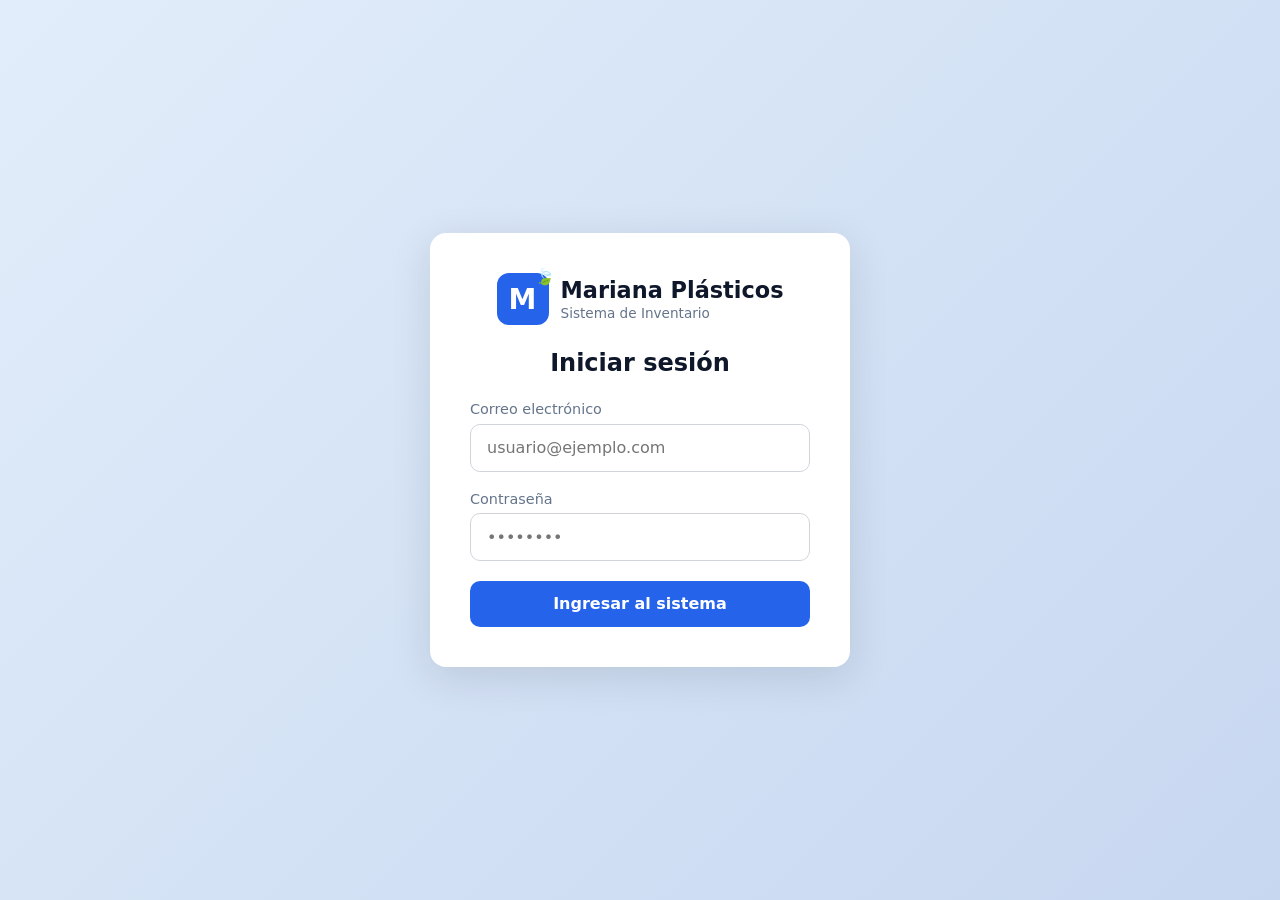
<file: Frontend/index.html>
<!DOCTYPE html>
<html lang="es">

<head>
  <meta charset="UTF-8">
  <meta name="viewport" content="width=device-width, initial-scale=1.0">
  <title>Mariana Plásticos - Sistema de Inventario</title>
  <link rel="stylesheet" href="css/styles.css">
  <!--<link rel="stylesheet" href="css/navidad.css">-->
  <link rel="stylesheet"
    href="https://cdn-uicons.flaticon.com/2.6.0/uicons-regular-rounded/css/uicons-regular-rounded.css">
</head>

<body>

  <!-- ========== LOGIN ========== -->
  <div id="login" class="login-container">
    <div class="login-card">
      <div class="logo">
        <div class="logo-icon">M</div>
        <div class="logo-text">
          <h1>Mariana Plásticos</h1>
          <span>Sistema de Inventario</span>
        </div>
      </div>
      <h2>Iniciar sesión</h2>
      <div id="loginError" class="login-error"></div>
      <div class="form-group">
        <label>Correo electrónico</label>
        <input type="email" id="loginEmail" placeholder="usuario@ejemplo.com" autocomplete="username">
      </div>
      <div class="form-group">
        <label>Contraseña</label>
        <input type="password" id="loginPass" placeholder="••••••••" autocomplete="new-password">
      </div>
      <button class="btn btn-primary btn-full" onclick="login()">Ingresar al sistema</button>
      <!-- <p style="margin-top: 1.5rem; color: var(--gray); font-size: 0.85rem; line-height: 1.5;">
        <strong>Usuarios de prueba:</strong><br>
        Admin: Oswaldo.admin@gmail.com / Oswaldo1234<br>
        Gerente: humberto.gerente@gmail.com / HumbertoG123<br>
        Subgerente: Armando.ventasAlmacen@gmail.com / Armando234
      </p> -->
    </div>
  </div>

  <!-- ========== APP ========== -->
  <div id="app" class="app">
    <!-- Sidebar -->
    <aside class="sidebar" id="sidebar">
      <div class="logo">
        <div class="logo-icon" style="width:42px;height:42px;font-size:22px;">M</div>
        <div class="logo-text">
          <h1>Mariana</h1>
          <span>Plasticos</span>
        </div>
        <button class="btn-toggle" onclick="toggleSidebar()" title="Colapsar menú">
          ☰
        </button>
      </div>

      <ul class="nav-menu">
        <li class="nav-item">
          <a class="nav-link active" data-page="dashboard" onclick="mostrarPagina('dashboard')" title="Dashboard">
            <i class="fi fi-rr-apps nav-icon"></i>
            <span class="nav-text">Dashboard</span>
          </a>
        </li>
        <li class="nav-item">
          <a class="nav-link" data-page="productos" onclick="mostrarPagina('productos')" title="Productos">
            <i class="fi fi-rr-box nav-icon"></i>
            <span class="nav-text">Productos</span>
          </a>
        </li>
        <li class="nav-item">
          <a class="nav-link" data-page="inventario" onclick="mostrarPagina('inventario')" title="Inventario">
            <i class="fi fi-rr-clipboard-list nav-icon"></i>
            <span class="nav-text">Inventario</span>
          </a>
        </li>
        <li class="nav-item">
          <a class="nav-link" data-page="movimientos" onclick="mostrarPagina('movimientos')" title="Movimientos">
            <i class="fi fi-rr-exchange nav-icon"></i>
            <span class="nav-text">Movimientos</span>
          </a>
        </li>
        <li class="nav-item">
          <a class="nav-link" data-page="pedidos" onclick="mostrarPagina('pedidos')" title="Pedidos">
            <i class="fi fi-rr-shopping-cart nav-icon"></i>
            <span class="nav-text">Pedidos</span>
          </a>
        </li>
        <li class="nav-item">
          <a class="nav-link" data-page="reportes" onclick="mostrarPagina('reportes')" title="Reportes">
            <i class="fi fi-rr-chart-histogram nav-icon"></i>
            <span class="nav-text">Reportes</span>
          </a>
        </li>
        <li class="nav-item">
          <a class="nav-link" data-page="clientes" onclick="mostrarPagina('clientes')" title="Clientes">
            <i class="fi fi-rr-users nav-icon"></i>
            <span class="nav-text">Clientes</span>
          </a>
        </li>
        <li class="nav-item">
          <a class="nav-link" data-page="asistente" onclick="mostrarPagina('asistente')" title="Asistente IA">
            <i class="fi fi-rr-robot nav-icon"></i>
            <span class="nav-text">Asistente IA</span>
          </a>
        </li>
      </ul>

      <div class="user-info">
        <div class="user-info-top">
          <div class="avatar" id="userAvatar">OO</div>
          <div class="user-details">
            <div style="font-weight:600;font-size:0.9rem;" id="userName">Usuario</div>
            <div style="font-size:0.75rem;color:#94a3b8;" id="userRole">Rol</div>
          </div>
        </div>
        <button class="btn-logout" onclick="logout()" title="Cerrar sesión">
          <i class="fi fi-rr-sign-out-alt"></i>
          <span class="logout-text">Cerrar sesión</span>
        </button>
      </div>
    </aside>

    <!-- Contenido principal -->
    <main class="main-content">

      <!-- ========== DASHBOARD ========== -->
      <div id="dashboard" class="page active">
        <div class="header">
          <h2>Dashboard</h2>
          <div class="search-box">
            <i class="fi fi-rr-search"></i>
            <input type="text" placeholder="Buscar productos, pedidos...">
          </div>
        </div>
        <div class="cards-grid">
          <div class="card card-stat">
            <div>
              <div class="value" id="statProductos">0</div>
              <div class="label">Productos activos</div>
            </div>
            <div class="card-icon bg-blue">
              <i class="fi fi-rr-box"></i>
            </div>
          </div>

          <div class="card card-stat">
            <div>
              <div class="value" id="statStockBajo">0</div>
              <div class="label">Stock bajo</div>
            </div>
            <div class="card-icon bg-yellow">
              <i class="fi fi-rr-exclamation"></i>
            </div>
          </div>

          <div class="card card-stat">
            <div>
              <div class="value" id="statPedidos">0</div>
              <div class="label">Pedidos pendientes</div>
            </div>
            <div class="card-icon bg-blue">
              <i class="fi fi-rr-shopping-cart"></i>
            </div>
          </div>

          <div class="card card-stat">
            <div>
              <div class="value" id="statMovimientos">0</div>
              <div class="label">Movimientos</div>
            </div>
            <div class="card-icon bg-green">
              <i class="fi fi-rr-exchange"></i>
            </div>
          </div>
        </div>
        <div class="table-container">
          <div class="table-header">
            <h3>Productos con stock bajo</h3>
          </div>
          <table>
            <thead>
              <tr>
                <th>Producto</th>
                <th>Categoría</th>
                <th>Stock actual</th>
                <th>Mínimo</th>
                <th>Estado</th>
              </tr>
            </thead>
            <tbody id="tablaStockBajo"></tbody>
          </table>
        </div>
      </div>

      <!-- ========== PRODUCTOS ========== -->
      <div id="productos" class="page">
        <div class="header">
          <h2>Gestión de Productos</h2>
          <button class="btn btn-primary" onclick="abrirModalProducto()">+ Nuevo producto</button>
        </div>
        <div class="table-container">
          <div class="table-header">
            <div class="search-box" style="width:320px;">
              <i class="fi fi-rr-search"></i>
              <input type="text" id="searchProductos" placeholder="Buscar por nombre, SKU o marca..."
                oninput="renderProductos()">
            </div>
            <select id="filtroCategoria" onchange="renderProductos()"
              style="padding:0.5rem 1rem;border-radius:8px;border:1.5px solid #d1d5db;">
              <option value="">Todas las categorías</option>
              <option value="1">Envases</option>
              <option value="2">Bolsas</option>
              <option value="3">Desechables</option>
              <option value="4">Accesorios</option>
            </select>
          </div>
          <table>
            <thead>
              <tr>
                <th onclick="ordenarTabla('tablaProductos', 0)" style="cursor:pointer">Producto</th>
                <th onclick="ordenarTabla('tablaProductos', 1)" style="cursor:pointer">Categoría</th>
                <th onclick="ordenarTabla('tablaProductos', 2)" style="cursor:pointer">Marca</th>
                <th onclick="ordenarTabla('tablaProductos', 3)" style="cursor:pointer">Precio menudeo</th>
                <th onclick="ordenarTabla('tablaProductos', 4)" style="cursor:pointer">Precio mayoreo</th>
                <th onclick="ordenarTabla('tablaProductos', 5)" style="cursor:pointer">Stock</th>
                <th onclick="ordenarTabla('tablaProductos', 6)" style="cursor:pointer">Estado</th>
                <th>Acciones</th>
              </tr>
            </thead>
            <tbody id="tablaProductos"></tbody>
          </table>
        </div>
      </div>

      <!-- ========== INVENTARIO ========== -->
      <div id="inventario" class="page">
        <div class="header">
          <h2>Control de Inventario</h2>
          <div style="display:flex;gap:10px;">
            <!--<button class="btn btn-secondary" onclick="abrirModalInventario()">+ Agregar registro</button>-->
            <button class="btn btn-secondary" onclick="registrarEntradaSalida('Salida')">Registrar salida</button>
            <button class="btn btn-primary" onclick="registrarEntradaSalida('Entrada')">Registrar entrada</button>
          </div>
        </div>
        <div class="table-container">
          <table>
            <thead>
              <tr>
                <th onclick="ordenarTabla('tablaInventario', 0)" style="cursor:pointer">Producto</th>
                <th onclick="ordenarTabla('tablaInventario', 1)" style="cursor:pointer">Ubicación</th>
                <th onclick="ordenarTabla('tablaInventario', 2)" style="cursor:pointer">Cantidad actual</th>
                <th onclick="ordenarTabla('tablaInventario', 3)" style="cursor:pointer">Stock mínimo</th>
                <th onclick="ordenarTabla('tablaInventario', 4)" style="cursor:pointer">Estado</th>
                <th>Acciones</th>
              </tr>
            </thead>
            <tbody id="tablaInventario"></tbody>
          </table>
        </div>
      </div>

      <!-- ========== MOVIMIENTOS ========== -->
      <div id="movimientos" class="page">
        <div class="header">
          <h2>Movimientos de Inventario</h2>
          <div style="display: flex; gap: 10px;">
            <button class="btn btn-primary" onclick="registrarEntradaSalida('Entrada')">Registrar Entrada</button>
            <button class="btn btn-primary" onclick="registrarEntradaSalida('Salida')">Registrar Salida</button>
          </div>
        </div>
        <div class="table-container">
          <table>
            <thead>
              <tr>
                <th onclick="ordenarTabla('tablaMovimientos', 0)" style="cursor:pointer">Fecha</th>
                <th onclick="ordenarTabla('tablaMovimientos', 1)" style="cursor:pointer">Tipo</th>
                <th onclick="ordenarTabla('tablaMovimientos', 2)" style="cursor:pointer">Producto(s)</th>
                <th onclick="ordenarTabla('tablaMovimientos', 3)" style="cursor:pointer">Cantidad</th>
                <th onclick="ordenarTabla('tablaMovimientos', 4)" style="cursor:pointer">Usuario</th>
                <th onclick="ordenarTabla('tablaMovimientos', 5)" style="cursor:pointer">Observaciones</th>
                <th>Acciones</th>
              </tr>
            </thead>
            <tbody id="tablaMovimientos"></tbody>
          </table>
        </div>
      </div>

      <!-- ========== PEDIDOS ========== -->
      <div id="pedidos" class="page">
        <div class="header">
          <h2>Pedidos y Envíos</h2>
          <button class="btn btn-primary" onclick="abrirModalPedido()">Nuevo pedido</button>
        </div>
        <div class="table-container">
          <table>
            <thead>
              <tr>
                <th onclick="ordenarTabla('tablaPedidos', 0)" style="cursor:pointer">Pedido</th>
                <th onclick="ordenarTabla('tablaPedidos', 1)" style="cursor:pointer">Cliente</th>
                <th onclick="ordenarTabla('tablaPedidos', 2)" style="cursor:pointer">Fecha</th>
                <th onclick="ordenarTabla('tablaPedidos', 3)" style="cursor:pointer">Total</th>
                <th onclick="ordenarTabla('tablaPedidos', 4)" style="cursor:pointer">Estado</th>
                <th onclick="ordenarTabla('tablaPedidos', 5)" style="cursor:pointer">Observaciones</th>
                <th>Acciones</th>
              </tr>
            </thead>
            <tbody id="tablaPedidos"></tbody>
          </table>
        </div>
      </div>

      <!-- ========== REPORTES ========== -->
      <div id="reportes" class="page">
        <div class="header">
          <h2>Reportes</h2>
        </div>

        <div class="card" style="margin-bottom: 1.5rem;">
          <div style="display: flex; flex-wrap: wrap; gap: 1rem; align-items: flex-end;">

            <!-- Tipo de reporte -->
            <div class="form-group" style="margin: 0; min-width: 220px;">
              <label>Tipo de reporte</label>
              <select id="tipoReporte" onchange="cambiarFiltrosReporte()">
                <option value="stock">Stock actual</option>
                <option value="stock-bajo">Productos con stock bajo</option>
                <option value="movimientos">Movimientos de inventario</option>
                <option value="pedidos">Pedidos</option>
                <option value="clientes">Clientes</option>
              </select>
            </div>

            <!-- Filtro de fechas (se muestra según el reporte) -->
            <div class="form-group" id="filtroFechas" style="margin: 0; display: none;">
              <label>Desde</label>
              <input type="date" id="fechaDesde">
            </div>
            <div class="form-group" id="filtroFechas2" style="margin: 0; display: none;">
              <label>Hasta</label>
              <input type="date" id="fechaHasta">
            </div>

            <!-- Filtro de estado (para pedidos) -->
            <div class="form-group" id="filtroEstado" style="margin: 0; display: none; min-width: 180px;">
              <label>Estado</label>
              <select id="estadoPedido">
                <option value="">Todos</option>
                <option value="Pendiente">Pendiente</option>
                <option value="En preparación">En preparación</option>
                <option value="Enviado">Enviado</option>
                <option value="Entregado">Entregado</option>
                <option value="Cancelado">Cancelado</option>
              </select>
            </div>

            <button class="btn btn-primary" onclick="generarReporte()">
              <i class="fi fi-rr-search"></i> Generar
            </button>

            <button class="btn btn-secondary" onclick="exportarExcel()" title="Exportar a Excel">
              <i class="fi fi-rr-file-excel"></i> Excel
            </button>

            <button class="btn btn-primary" onclick="generarReporteDelDia()">
              <i class="fi fi-rr-file-pdf"></i> PDF del día
            </button>
          </div>
        </div>

        <!-- Resultados -->
        <div class="table-container">
          <div class="table-header">
            <h3 id="tituloReporte">Stock actual</h3>
            <span id="totalRegistros" style="color: var(--gray); font-size: 0.9rem;"></span>
          </div>
          <table>
            <thead id="theadReporte">
              <!-- Se llena dinámicamente -->
            </thead>
            <tbody id="tbodyReporte">
              <tr>
                <td colspan="10" style="text-align:center; padding: 2rem; color: var(--gray);">
                  Selecciona un tipo de reporte y haz clic en Generar
                </td>
              </tr>
            </tbody>
          </table>
        </div>
      </div>

      <!-- ========== CLIENTES HACER AJUSTES ========== -->
      <div id="clientes" class="page">
        <div class="header">
          <h2>clientes</h2>
          <button class="btn btn-primary" onclick="abrirModalCliente()">Registrar Cliente</button>
        </div>
        <div class="table-container">
          <div class="table-header">
            <div class="search-box" style="width:320px;">
              <i class="fi fi-rr-search"></i>
              <input type="text" id="searchCliente" placeholder="Buscar por nombre, negocio o id" oninput="renderClientes()">
            </div>
            <select id="filtroTipoCliente" onchange="renderClientes()"
              style="padding:0.5rem 1rem;border-radius:8px;border:1.5px solid #d1d5db;">
              <option value="">Todos los clientes</option>
              <option value="1">Mayoristas</option>
              <option value="2">Menudistas</option>
            </select>
          </div>
          <table>
            <thead>
              <tr>
                <th onclick="ordenarTabla('tablaclientes', 0)" style="cursor:pointer">Id</th>
                <th onclick="ordenarTabla('tablaclientes', 1)" style="cursor:pointer">Nombre</th>
                <th onclick="ordenarTabla('tablaclientes', 2)" style="cursor:pointer">Negocio</th>
                <th onclick="ordenarTabla('tablaclientes', 3)" style="cursor:pointer">Correo</th>
                <th onclick="ordenarTabla('tablaclientes', 4)" style="cursor:pointer">Teléfono</th>
                <th onclick="ordenarTabla('tablaclientes', 5)" style="cursor:pointer">Dirección</th>
                <th onclick="ordenarTabla('tablaclientes', 6)" style="cursor:pointer">Categoría</th>
              </tr>
            </thead>
            <tbody id="tablaclientes"></tbody>
          </table>
        </div>
      </div>

      <!-- ========== ASISTENTE IA ========== -->
      <div id="asistente" class="page">
        <div class="header">
          <h2>Asistente Virtual</h2>
        </div>
        <div class="chat-container">
          <div class="chat-header">
            <i class="fi fi-rr-robot nav-icon"></i>
            <div>
              <strong>Mariana IA</strong>
              <div style="font-size:0.8rem;opacity:0.9;">Consultas de inventario y recomendaciones</div>
            </div>
          </div>
          <div class="chat-messages" id="chatMessages">
            <div class="message bot">
              ¡Hola! Soy el asistente de inventario de Mariana Plásticos. Puedo ayudarte con:
              <br>• Productos con bajo stock
              <br>• Movimientos recientes
              <br>• Estado de pedidos
            </div>
          </div>
          <div class="chat-input">
            <input type="text" id="chatInput" placeholder="Escribe tu consulta..."
              onkeypress="if(event.key==='Enter') enviarMensaje()">
            <button class="btn btn-primary" onclick="enviarMensaje()">Enviar</button>
          </div>
        </div>
      </div>

    </main>
  </div>

  <!-- ========== MODALES ========== -->

  <!-- Modal Producto -->
  <div class="modal-overlay" id="modalProducto">
    <div class="modal">
      <div class="modal-header">
        <h3 id="modalProductoTitle">Nuevo Producto</h3>
        <button class="modal-close" onclick="cerrarModal('modalProducto')">&times;</button>
      </div>
      <div class="modal-body">
        <input type="hidden" id="prodId">
        <div class="form-group">
          <label>SKU *</label>
          <input type="text" id="prodSku" placeholder="ENV-003">
        </div>
        <div class="form-group">
          <label>Nombre *</label>
          <input type="text" id="prodNombre" placeholder="Nombre del producto">
        </div>
        <div class="form-group">
          <label>Descripción</label>
          <textarea id="prodDescripcion" rows="2" placeholder="Descripción breve"></textarea>
        </div>
        <div class="form-group">
          <label>Categoría</label>
          <select id="prodCategoria"></select>
        </div>
        <div class="form-group">
          <label>Marca</label>
          <input type="text" id="prodMarca" maxlength="100" placeholder="Marca del producto">
        </div>
        <div class="form-group">
          <label>Precio menudeo</label>
          <input type="number" id="prodPrecio" step="0.01" min="0" placeholder="0.00">
        </div>
        <div class="form-group">
          <label>Precio mayoreo</label>
          <input type="number" id="prodPrecioMayoreo" step="0.01" min="0" placeholder="0.00">
        </div>
        <div class="form-group">
          <label>Stock mínimo</label>
          <input type="number" id="prodStockMin" min="0" value="10">
        </div>
        <div class="form-group">
          <label>Stock actual</label>
          <input type="number" id="prodStockActual" min="0" value="0" readonly>
          <small>El stock se modifica mediante entradas, salidas y pedidos.</small>
        </div>
        <div class="form-group">
          <label>Estado</label>
          <select id="prodEstado">
            <option value="Activo">Activo</option>
            <option value="Inactivo">Inactivo</option>
          </select>
        </div>
      </div>
      <div class="modal-footer">
        <button class="btn btn-secondary" onclick="cerrarModal('modalProducto')">Cancelar</button>
        <button class="btn btn-primary" onclick="guardarProducto()">Guardar</button>
      </div>
    </div>
  </div>

  <!-- Modal Inventario -->
  <div class="modal-overlay" id="modalInventario">
    <div class="modal">
      <div class="modal-header">
        <h3>Editar Inventario</h3>
        <button class="modal-close" onclick="cerrarModal('modalInventario')">&times;</button>
      </div>
      <div class="modal-body">
        <input type="hidden" id="invId">
        <div class="form-group">
          <label>Producto (escribe nombre o SKU)</label>
          <input type="text" id="invProductoInput" list="listaProductosInv" placeholder="Escribe nombre o SKU del producto..." autocomplete="off">
          <datalist id="listaProductosInv"></datalist>
          <input type="hidden" id="invProducto">
        </div>
        <div class="form-group">
          <label>Cantidad actual</label>
          <input type="number" id="invCantidad" min="0">
        </div>
        <div class="form-group">
          <label>Ubicación</label>
          <input type="text" id="invUbicacion" placeholder="Almacén A - Estante 1">
        </div>
      </div>
      <div class="modal-footer">
        <button class="btn btn-secondary" onclick="cerrarModal('modalInventario')">Cancelar</button>
        <button class="btn btn-primary" onclick="guardarInventario()">Guardar</button>
      </div>
    </div>
  </div>

  <!-- Modal Movimiento -->
  <div class="modal-overlay" id="modalMovimiento">
    <div class="modal">
      <div class="modal-header">
        <h3 id="modalMovimientoTitle">Nuevo Movimiento</h3>
        <button class="modal-close" onclick="cerrarModal('modalMovimiento')">&times;</button>
      </div>
      <div class="modal-body">
        <input type="hidden" id="movTipo">
        <div class="form-group">
          <label>Producto (escribe nombre o SKU)</label>
          <input type="text" id="movProductoInput" list="listaProductosMov" placeholder="Escribe nombre o SKU del producto..." autocomplete="off">
          <datalist id="listaProductosMov"></datalist>
          <input type="hidden" id="movProducto">
        </div>
        <div class="form-group">
          <label>Cantidad</label>
          <input type="number" id="movCantidad" min="1" value="1">
        </div>
        <div class="form-group">
          <label>Observaciones</label>
          <input type="text" id="movObservaciones" placeholder="Motivo del movimiento">
        </div>
      </div>
      <div class="modal-footer">
        <button class="btn btn-secondary" onclick="cerrarModal('modalMovimiento')">Cancelar</button>
        <button class="btn btn-primary" onclick="guardarMovimiento()">Registrar</button>
      </div>
    </div>
  </div>

 <!-- Modal Pedido -->
  <div class="modal-overlay" id="modalPedido">
    <div class="modal">
      <div class="modal-header">
        <h3 id="modalPedidoTitle">Nuevo Pedido</h3>
        <button class="modal-close" onclick="cerrarModal('modalPedido')">&times;</button>
      </div>
      <div class="modal-body">
        <input type="hidden" id="pedId">
        <div class="form-group">
          <label>Cliente (escribe nombre o código)</label>
          <div class="campo-busqueda">
            <input 
              type="text" 
              id="pedCliente-busqueda" 
              placeholder="Escribe nombre o código del cliente..."
              autocomplete="off"
            >
            <div id="pedCliente-resultados" class="lista-sugerencias"></div>
          </div>
          <input type="hidden" id="pedCliente">
        </div>
        <div class="form-group">
          <label>Productos del pedido</label>
          <div id="pedLineas" class="pedido-lineas"></div>
          <button type="button" class="btn btn-secondary" style="margin-top:.75rem" onclick="agregarLineaPedido()">+
            Agregar otro producto</button>
        </div>
        <div class="form-group">
          <label>Total del pedido</label>
          <input type="text" id="pedTotalVista" value="$0.00" readonly>
        </div>
        <div class="form-group">
          <label>Estado</label>
          <select id="pedEstado">
            <option value="Pendiente">Pendiente</option>
            <option value="En preparación">En preparación</option>
            <option value="Enviado">Enviado</option>
            <option value="Entregado">Entregado</option>
            <option value="Cancelado">Cancelado</option>
          </select>
        </div>
        <div class="form-group">
          <label>Observaciones</label>
          <input type="text" id="pedObservaciones" placeholder="Notas del pedido">
        </div>
      </div>
      <div class="modal-footer">
        <button class="btn btn-secondary" onclick="cerrarModal('modalPedido')">Cancelar</button>
        <button class="btn btn-primary" onclick="guardarPedido()">Guardar</button>
      </div>
    </div>
  </div>


  <!-- ========== MODAL REGISTRAR / EDITAR CLIENTE ========== -->
  <div class="modal-overlay" id="modalCliente">
    <div class="modal">
      <div class="modal-header">
        <h3 id="modalClienteTitulo">Registrar Cliente</h3>
        <button class="modal-close" onclick="cerrarModal('modalCliente')">&times;</button>
      </div>
      <div class="modal-body">
        <input type="hidden" id="clienteId">

        <div class="form-group">
          <label>Nombre completo *</label>
          <input type="text" id="clienteNombre" placeholder="Ej. Juan Pérez" required>
        </div>

        <div class="form-group">
          <label>Negocio</label>
          <input type="text" id="clienteNegocio" placeholder="Ej. Comercial La Central">
        </div>

        <div class="form-group">
          <label>Correo</label>
          <input type="email" id="clienteCorreo" placeholder="ejemplo@gmail.com">
        </div>

        <div class="form-group">
          <label>Teléfono</label>
          <input type="text" id="clienteTelefono" placeholder="7221234567">
        </div>

        <div class="form-group">
          <label>Dirección</label>
          <input type="text" id="clienteDireccion" placeholder="Toluca, Estado de México">
        </div>

        <div class="form-group">
          <label>Categoría</label>
          <select id="clienteCategoria">
            <option value="">Seleccionar...</option>
            <option value="1">Mayorista</option>
            <option value="2">Menudista</option>
          </select>
        </div>
      </div>
      <div class="modal-footer">
        <button class="btn btn-secondary" onclick="cerrarModal('modalCliente')">Cancelar</button>
        <button class="btn btn-primary" onclick="guardarCliente()">Guardar</button>
      </div>
    </div>
  </div>

  <script src="js/api.js"></script>
  <script src="js/app.js"></script>
</body>

</html>
</file>
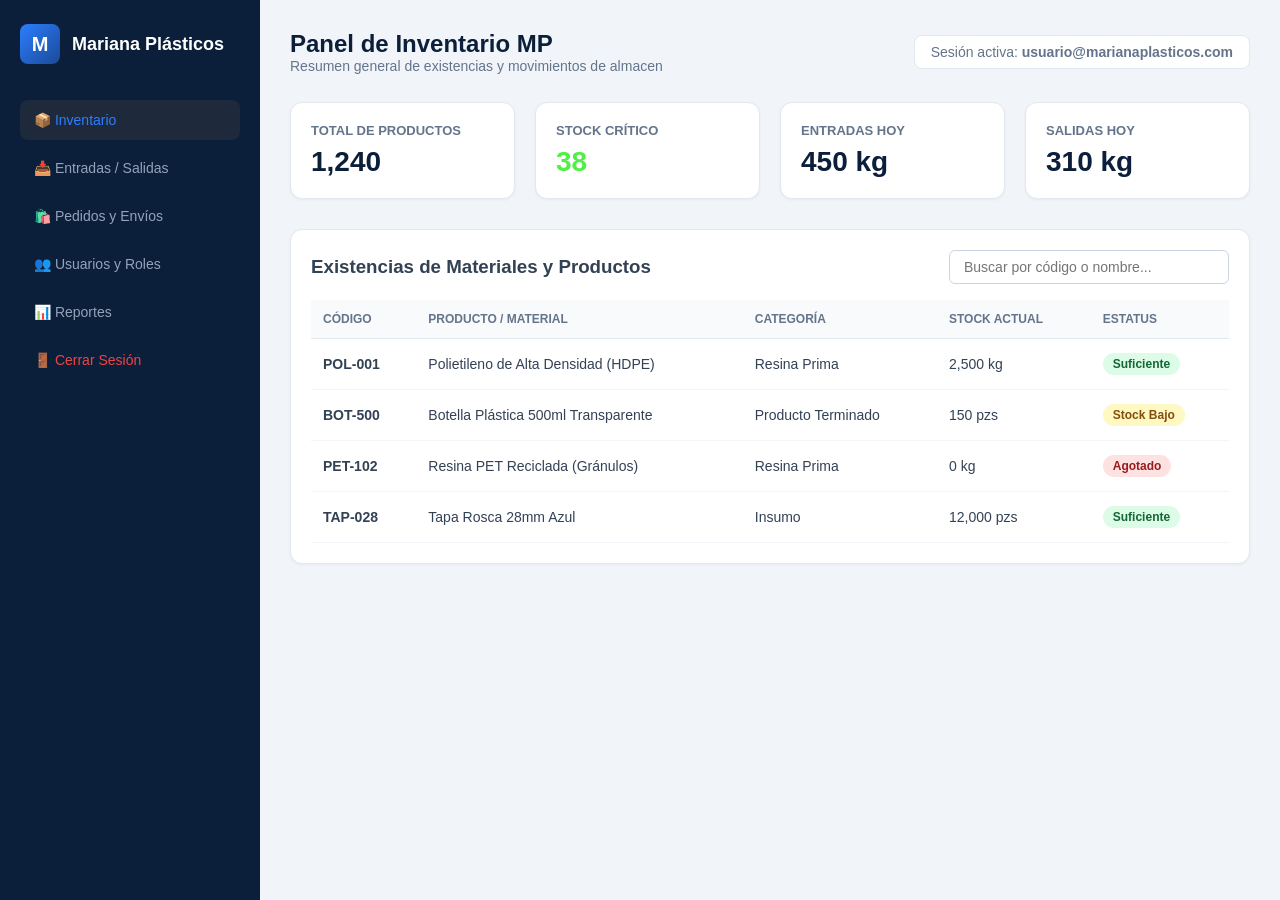
<file: Frontend/dashboard.html>
<!DOCTYPE html>
<html lang="es">
<head>
  <meta charset="UTF-8">
  <meta name="viewport" content="width=device-width, initial-scale=1.0">
  <title>Mariana Plásticos - Panel de Inventario</title>
  <style>
    * {
      box-sizing: border-box;
      margin: 0;
      padding: 0;
      font-family: 'Segoe UI', Tahoma, Geneva, Verdana, sans-serif;
    }

    body {
      background-color: #f1f5f9;
      color: #334155;
      display: flex;
      min-height: 100vh;
    }

    /* Barra lateral */
    .sidebar {
      width: 260px;
      background-color: #0b1f3a;
      color: white;
      padding: 24px 20px;
      display: flex;
      flex-direction: column;
    }

    .sidebar-brand {
      display: flex;
      align-items: center;
      gap: 12px;
      margin-bottom: 36px;
    }

    .brand-logo-sm {
      width: 40px;
      height: 40px;
      background: linear-gradient(135deg, #2b7fff, #1b4998);
      color: white;
      font-weight: bold;
      font-size: 20px;
      border-radius: 8px;
      display: flex;
      align-items: center;
      justify-content: center;
    }

    .brand-name {
      font-size: 18px;
      font-weight: 700;
    }

    .nav-menu {
      list-style: none;
      display: flex;
      flex-direction: column;
      gap: 8px;
    }

    .nav-link {
      display: flex;
      align-items: center;
      gap: 12px;
      padding: 12px 14px;
      color: #94a3b8;
      text-decoration: none;
      border-radius: 8px;
      font-size: 14px;
      font-weight: 500;
      transition: all 0.2s;
    }

    .nav-link:hover, .nav-link.active {
      background-color: #1e293b;
      color: #2b7fff;
    }

    .logout-btn {
      margin-top: auto;
      color: #ef4444;
    }

    .logout-btn:hover {
      background-color: rgba(239, 68, 68, 0.1);
      color: #ef4444;
    }

    /* Contenido principal */
    .main-content {
      flex: 1;
      padding: 30px;
      overflow-y: auto;
    }

    .header-bar {
      display: flex;
      justify-content: space-between;
      align-items: center;
      margin-bottom: 28px;
    }

    .header-title h2 {
      font-size: 24px;
      color: #0b1f3a;
    }

    .header-title p {
      font-size: 14px;
      color: #64748b;
    }

    .user-info {
      font-size: 14px;
      color: #64748b;
      background-color: white;
      padding: 8px 16px;
      border-radius: 8px;
      border: 1px solid #e2e8f0;
    }

    /* Tarjetas de Métricas */
    .metrics-grid {
      display: grid;
      grid-template-columns: repeat(auto-fit, minmax(220px, 1fr));
      gap: 20px;
      margin-bottom: 30px;
    }

    .metric-card {
      background-color: white;
      padding: 20px;
      border-radius: 12px;
      box-shadow: 0 1px 3px rgba(0,0,0,0.05);
      border: 1px solid #e2e8f0;
    }

    .metric-title {
      font-size: 13px;
      color: #64748b;
      font-weight: 600;
      text-transform: uppercase;
    }

    .metric-value {
      font-size: 28px;
      font-weight: 700;
      color: #0b1f3a;
      margin-top: 8px;
    }

    /* Tabla de Inventario */
    .table-container {
      background-color: white;
      border-radius: 12px;
      border: 1px solid #e2e8f0;
      box-shadow: 0 1px 3px rgba(0,0,0,0.05);
      padding: 20px;
    }

    .table-header {
      display: flex;
      justify-content: space-between;
      align-items: center;
      margin-bottom: 16px;
    }

    .search-input {
      padding: 8px 14px;
      border: 1px solid #cbd5e1;
      border-radius: 6px;
      font-size: 14px;
      outline: none;
      width: 280px;
    }

    .search-input:focus {
      border-color: #2b7fff;
    }

    table {
      width: 100%;
      border-collapse: collapse;
      text-align: left;
    }

    th {
      background-color: #f8fafc;
      padding: 12px;
      font-size: 12px;
      color: #64748b;
      text-transform: uppercase;
      border-bottom: 1px solid #e2e8f0;
    }

    td {
      padding: 14px 12px;
      border-bottom: 1px solid #f1f5f9;
      font-size: 14px;
    }

    /* Badges de estatus */
    .status-badge {
      padding: 4px 10px;
      border-radius: 20px;
      font-size: 12px;
      font-weight: 600;
      display: inline-block;
    }

    .status-normal { background: #dcfce7; color: #166534; }
    .status-low { background: #fef9c3; color: #854d0e; }
    .status-empty { background: #fee2e2; color: #991b1b; }
  </style>
</head>
<body>

  <!-- Menu Lateral -->
  <aside class="sidebar">
    <div class="sidebar-brand">
      <div class="brand-logo-sm">M</div>
      <div class="brand-name">Mariana Plásticos</div>
    </div>
    
    <ul class="nav-menu">
      <li><a href="dashboard.html" class="nav-link active">📦 Inventario</a></li>
      <li><a href="#" class="nav-link">📥 Entradas / Salidas</a></li>
      <li><a href="#" class="nav-link">🛍️ Pedidos y Envíos</a></li>
      <li><a href="usuarios.html" class="nav-link">👥 Usuarios y Roles</a></li>
      <li><a href="#" class="nav-link">📊 Reportes</a></li>
      <li><a href="index.html" class="nav-link logout-btn" id="logoutLink">🚪 Cerrar Sesión</a></li>
    </ul>
  </aside>

  <!-- Contenido Principal -->
  <main class="main-content">
    <header class="header-bar">
      <div class="header-title">
        <h2>Panel de Inventario MP</h2>
        <p>Resumen general de existencias y movimientos de almacen</p>
      </div>
      <div class="user-info">
        Sesión activa: <strong id="userEmail">usuario@marianaplasticos.com</strong>
      </div>
    </header>

    <!-- Métricas del Sistema -->
    <section class="metrics-grid">
      <div class="metric-card">
        <div class="metric-title">Total de Productos</div>
        <div class="metric-value">1,240</div>
      </div>
      <div class="metric-card">
        <div class="metric-title">Stock Crítico</div>
        <div class="metric-value" style="color: #4fef44;">38</div>
      </div>
      <div class="metric-card">
        <div class="metric-title">Entradas Hoy</div>
        <div class="metric-value">450 kg</div>
      </div>
      <div class="metric-card">
        <div class="metric-title">Salidas Hoy</div>
        <div class="metric-value">310 kg</div>
      </div>
    </section>

    <!-- Tabla de Productos -->
    <section class="table-container">
      <div class="table-header">
        <h3>Existencias de Materiales y Productos</h3>
        <input type="text" id="searchInput" placeholder="Buscar por código o nombre..." class="search-input">
      </div>

      <table id="inventoryTable">
        <thead>
          <tr>
            <th>Código</th>
            <th>Producto / Material</th>
            <th>Categoría</th>
            <th>Stock Actual</th>
            <th>Estatus</th>
          </tr>
        </thead>
        <tbody>
          <tr>
            <td><strong>POL-001</strong></td>
            <td>Polietileno de Alta Densidad (HDPE)</td>
            <td>Resina Prima</td>
            <td>2,500 kg</td>
            <td><span class="status-badge status-normal">Suficiente</span></td>
          </tr>
          <tr>
            <td><strong>BOT-500</strong></td>
            <td>Botella Plástica 500ml Transparente</td>
            <td>Producto Terminado</td>
            <td>150 pzs</td>
            <td><span class="status-badge status-low">Stock Bajo</span></td>
          </tr>
          <tr>
            <td><strong>PET-102</strong></td>
            <td>Resina PET Reciclada (Gránulos)</td>
            <td>Resina Prima</td>
            <td>0 kg</td>
            <td><span class="status-badge status-empty">Agotado</span></td>
          </tr>
          <tr>
            <td><strong>TAP-028</strong></td>
            <td>Tapa Rosca 28mm Azul</td>
            <td>Insumo</td>
            <td>12,000 pzs</td>
            <td><span class="status-badge status-normal">Suficiente</span></td>
          </tr>
        </tbody>
      </table>
    </section>
  </main>

  <script>
    // Buscador interactivo de la tabla
    document.getElementById('searchInput').addEventListener('keyup', function() {
      const filter = this.value.toLowerCase();
      const rows = document.querySelectorAll('#inventoryTable tbody tr');

      rows.forEach(row => {
        const text = row.textContent.toLowerCase();
        row.style.display = text.includes(filter) ? '' : 'none';
      });
    });

    // Cerrar Sesión
    document.getElementById('logoutLink').addEventListener('click', function(e) {
      e.preventDefault();
      localStorage.removeItem('token');
      window.location.href = "index.html";
    });
  </script>
</body>
</html>
</file>
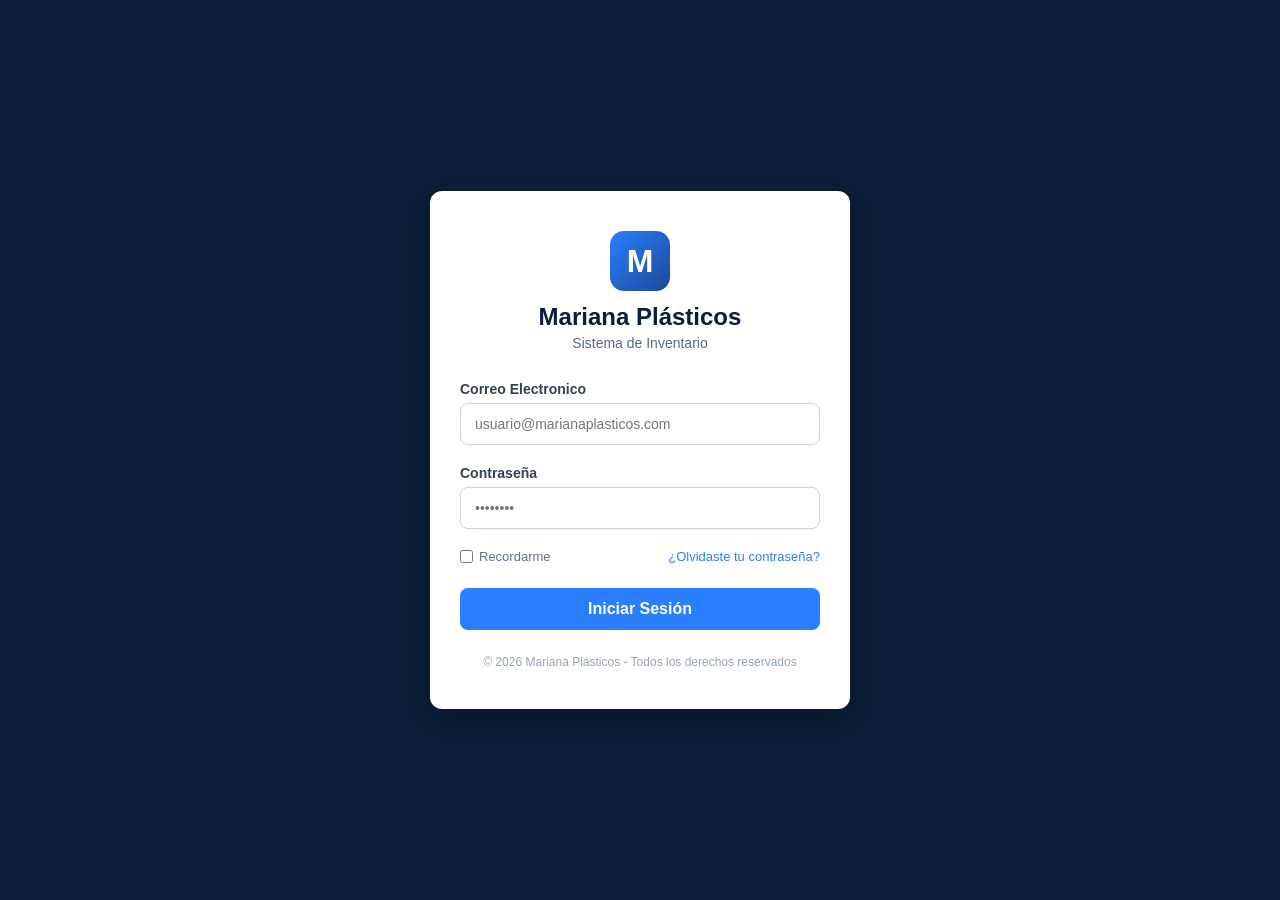
<file: Frontend/login.html>
<!DOCTYPE html>
<html lang="es">
<head>
  <meta charset="UTF-8">
  <meta name="viewport" content="width=device-width, initial-scale=1.0">
  <title>Mariana Plásticos - Sistema de Inventario</title>
  <style>
    * {
      box-sizing: border-box;
      margin: 0;
      padding: 0;
      font-family: 'Segoe UI', Tahoma, Geneva, Verdana, sans-serif;
    }

    body {
      background-color: #0b1f3a;
      display: flex;
      justify-content: center;
      align-items: center;
      min-height: 100vh;
    }

    .login-container {
      background-color: #ffffff;
      width: 100%;
      max-width: 420px;
      padding: 40px 30px;
      border-radius: 12px;
      box-shadow: 0 10px 25px rgba(0, 0, 0, 0.3);
      text-align: center;
    }

    .brand-header {
      margin-bottom: 30px;
    }

    .brand-logo {
      display: inline-flex;
      align-items: center;
      justify-content: center;
      width: 60px;
      height: 60px;
      background: linear-gradient(135deg, #2b7fff, #1b4998);
      color: white;
      font-size: 32px;
      font-weight: bold;
      border-radius: 14px;
      margin-bottom: 12px;
    }

    .brand-title {
      font-size: 24px;
      color: #0b1f3a;
      font-weight: 700;
    }

    .brand-subtitle {
      font-size: 14px;
      color: #556b82;
      margin-top: 4px;
    }

    .form-group {
      text-align: left;
      margin-bottom: 20px;
    }

    .form-group label {
      display: block;
      font-size: 14px;
      font-weight: 600;
      color: #334155;
      margin-bottom: 6px;
    }

    .form-group input {
      width: 100%;
      padding: 12px 14px;
      border: 1px solid #cbd5e1;
      border-radius: 8px;
      font-size: 14px;
      outline: none;
      transition: border-color 0.2s ease;
    }

    .form-group input:focus {
      border-color: #2b7fff;
      box-shadow: 0 0 0 3px rgba(43, 127, 255, 0.15);
    }

    .form-options {
      display: flex;
      justify-content: space-between;
      align-items: center;
      font-size: 13px;
      margin-bottom: 24px;
    }

    .remember-me {
      display: flex;
      align-items: center;
      gap: 6px;
      color: #64748b;
      cursor: pointer;
    }

    .forgot-password {
      color: #2b7fff;
      text-decoration: none;
      font-weight: 500;
    }

    .forgot-password:hover {
      text-decoration: underline;
    }

    .btn-submit {
      width: 100%;
      padding: 12px;
      background-color: #2b7fff;
      color: white;
      border: none;
      border-radius: 8px;
      font-size: 16px;
      font-weight: 600;
      cursor: pointer;
      transition: background-color 0.2s ease;
    }

    .btn-submit:hover {
      background-color: #1a66db;
    }

    .btn-submit:disabled {
      background-color: #94a3b8;
      cursor: not-allowed;
    }

    .footer-text {
      margin-top: 25px;
      font-size: 12px;
      color: #94a3b8;
    }
  </style>
</head>
<body>

  <div class="login-container">
    <div class="brand-header">
      <div class="brand-logo">M</div>
      <h1 class="brand-title">Mariana Plásticos</h1>
      <p class="brand-subtitle">Sistema de Inventario</p>
    </div>

    <form id="loginForm">
      <div class="form-group">
        <label for="correo">Correo Electronico</label>
        <input 
          type="email" 
          id="correo" 
          name="correo" 
          placeholder="usuario@marianaplasticos.com" 
          required
        >
      </div>

      <div class="form-group">
        <label for="password">Contraseña</label>
        <input 
          type="password" 
          id="password" 
          name="password" 
          placeholder="••••••••" 
          required
        >
      </div>

      <div class="form-options">
        <label class="remember-me">
          <input type="checkbox" id="remember"> Recordarme
        </label>
        <a href="#" class="forgot-password">¿Olvidaste tu contraseña?</a>
      </div>

      <button type="submit" id="btnSubmit" class="btn-submit">Iniciar Sesión</button>
    </form>

    <div class="footer-text">
      &copy; 2026 Mariana Plásticos - Todos los derechos reservados
    </div>
  </div>

  <script>
    document.getElementById('loginForm').addEventListener('submit', async function(e) {
      e.preventDefault();

      const correo = document.getElementById('correo').value;
      const password = document.getElementById('password').value;
      const btnSubmit = document.getElementById('btnSubmit');

      // Deshabilitar botón durante el proceso
      btnSubmit.disabled = true;
      btnSubmit.textContent = 'Iniciando sesión...';

      try {
        /* 
        // Descomenta y ajusta este bloque para conectar tu API real:
        const response = await fetch('/api/login', {
          method: 'POST',
          headers: { 'Content-Type': 'application/json' },
          body: JSON.stringify({ correo, password })
        });

        if (!response.ok) throw new Error('Credenciales inválidas');
        const data = await response.json();
        localStorage.setItem('token', data.token);
        */

        // Simulación de respuesta asíncrona de servidor (1 segundo de espera)
        await new Promise(resolve => setTimeout(resolve, 1000));

        // Redirección tras validar exitosamente
        window.location.href = "dashboard.html";

      } catch (error) {
        alert("Error al iniciar sesión: " + error.message);
        btnSubmit.disabled = false;
        btnSubmit.textContent = 'Iniciar Sesión';
      }
    });
  </script>

</body>
</html>
</file>
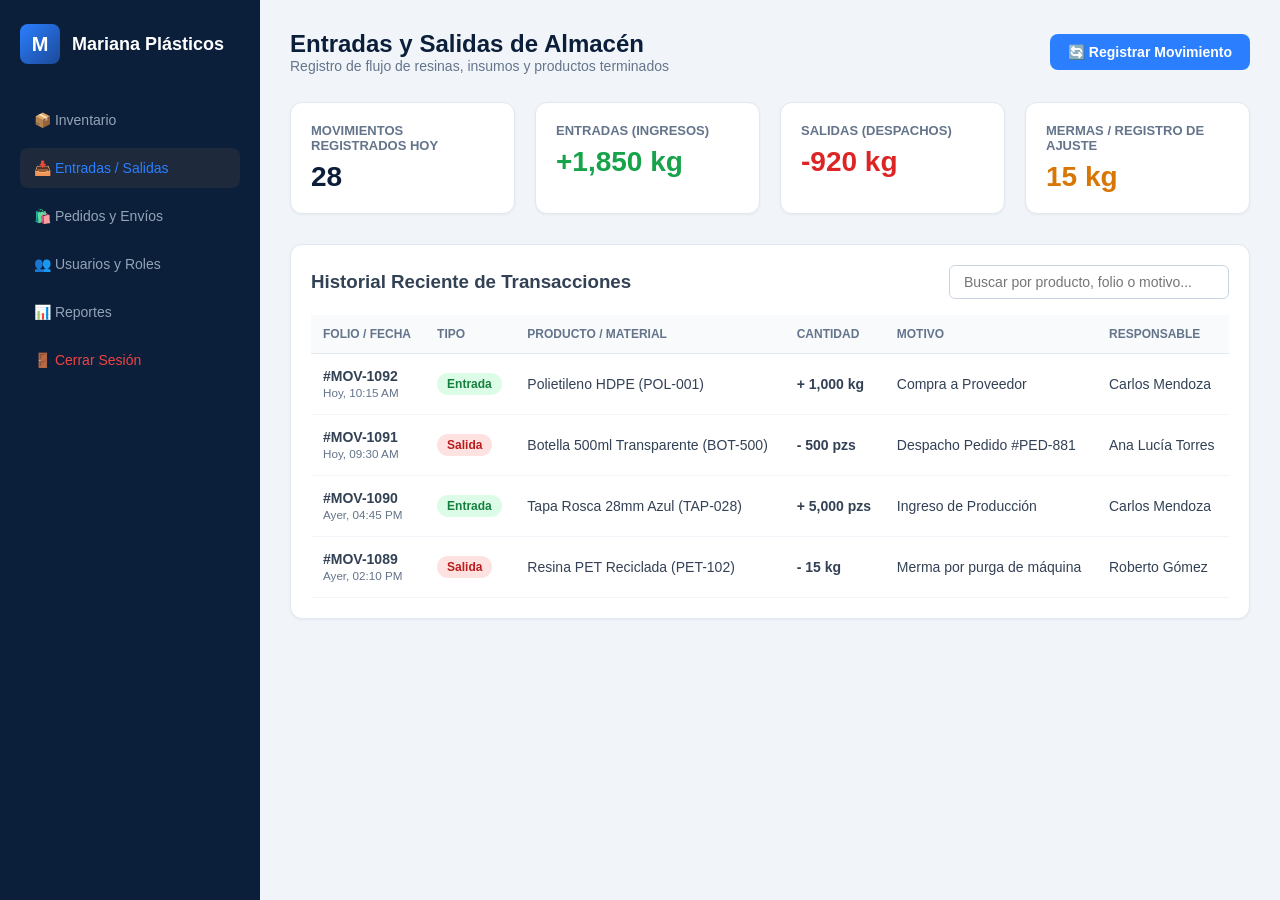
<file: Frontend/movimientos.html>
<!DOCTYPE html>
<html lang="es">
<head>
  <meta charset="UTF-8">
  <meta name="viewport" content="width=device-width, initial-scale=1.0">
  <title>Mariana Plásticos - Entradas y Salidas</title>
  <style>
    * {
      box-sizing: border-box;
      margin: 0;
      padding: 0;
      font-family: 'Segoe UI', Tahoma, Geneva, Verdana, sans-serif;
    }

    body {
      background-color: #f1f5f9;
      color: #334155;
      display: flex;
      min-height: 100vh;
    }

    /* Sidebar */
    .sidebar {
      width: 260px;
      background-color: #0b1f3a;
      color: white;
      padding: 24px 20px;
      display: flex;
      flex-direction: column;
    }

    .sidebar-brand {
      display: flex;
      align-items: center;
      gap: 12px;
      margin-bottom: 36px;
    }

    .brand-logo-sm {
      width: 40px;
      height: 40px;
      background: linear-gradient(135deg, #2b7fff, #1b4998);
      color: white;
      font-weight: bold;
      font-size: 20px;
      border-radius: 8px;
      display: flex;
      align-items: center;
      justify-content: center;
    }

    .brand-name {
      font-size: 18px;
      font-weight: 700;
    }

    .nav-menu {
      list-style: none;
      display: flex;
      flex-direction: column;
      gap: 8px;
    }

    .nav-link {
      display: flex;
      align-items: center;
      gap: 12px;
      padding: 12px 14px;
      color: #94a3b8;
      text-decoration: none;
      border-radius: 8px;
      font-size: 14px;
      font-weight: 500;
      transition: all 0.2s;
    }

    .nav-link:hover, .nav-link.active {
      background-color: #1e293b;
      color: #2b7fff;
    }

    .logout-btn {
      margin-top: auto;
      color: #ef4444;
    }

    .logout-btn:hover {
      background-color: rgba(239, 68, 68, 0.1);
      color: #ef4444;
    }

    /* Main Content */
    .main-content {
      flex: 1;
      padding: 30px;
      overflow-y: auto;
    }

    .header-bar {
      display: flex;
      justify-content: space-between;
      align-items: center;
      margin-bottom: 28px;
    }

    .header-title h2 {
      font-size: 24px;
      color: #0b1f3a;
    }

    .header-title p {
      font-size: 14px;
      color: #64748b;
    }

    .btn-primary {
      background-color: #2b7fff;
      color: white;
      border: none;
      padding: 10px 18px;
      border-radius: 8px;
      font-size: 14px;
      font-weight: 600;
      cursor: pointer;
      display: flex;
      align-items: center;
      gap: 8px;
      transition: background-color 0.2s;
    }

    .btn-primary:hover {
      background-color: #1a66db;
    }

    /* Cards */
    .metrics-grid {
      display: grid;
      grid-template-columns: repeat(auto-fit, minmax(200px, 1fr));
      gap: 20px;
      margin-bottom: 30px;
    }

    .metric-card {
      background-color: white;
      padding: 20px;
      border-radius: 12px;
      box-shadow: 0 1px 3px rgba(0,0,0,0.05);
      border: 1px solid #e2e8f0;
    }

    .metric-title {
      font-size: 13px;
      color: #64748b;
      font-weight: 600;
      text-transform: uppercase;
    }

    .metric-value {
      font-size: 28px;
      font-weight: 700;
      color: #0b1f3a;
      margin-top: 8px;
    }

    /* Table */
    .table-container {
      background-color: white;
      border-radius: 12px;
      border: 1px solid #e2e8f0;
      box-shadow: 0 1px 3px rgba(0,0,0,0.05);
      padding: 20px;
    }

    .table-header {
      display: flex;
      justify-content: space-between;
      align-items: center;
      margin-bottom: 16px;
    }

    .search-input {
      padding: 8px 14px;
      border: 1px solid #cbd5e1;
      border-radius: 6px;
      font-size: 14px;
      outline: none;
      width: 280px;
    }

    .search-input:focus {
      border-color: #2b7fff;
    }

    table {
      width: 100%;
      border-collapse: collapse;
      text-align: left;
    }

    th {
      background-color: #f8fafc;
      padding: 12px;
      font-size: 12px;
      color: #64748b;
      text-transform: uppercase;
      border-bottom: 1px solid #e2e8f0;
    }

    td {
      padding: 14px 12px;
      border-bottom: 1px solid #f1f5f9;
      font-size: 14px;
    }

    /* Badges */
    .badge-in {
      background-color: #dcfce7;
      color: #15803d;
      padding: 4px 10px;
      border-radius: 20px;
      font-size: 12px;
      font-weight: 600;
      display: inline-block;
    }

    .badge-out {
      background-color: #fee2e2;
      color: #b91c1c;
      padding: 4px 10px;
      border-radius: 20px;
      font-size: 12px;
      font-weight: 600;
      display: inline-block;
    }

    /* Modal */
    .modal-overlay {
      position: fixed;
      top: 0;
      left: 0;
      width: 100%;
      height: 100%;
      background-color: rgba(11, 31, 58, 0.5);
      display: flex;
      align-items: center;
      justify-content: center;
      visibility: hidden;
      opacity: 0;
      transition: all 0.2s ease;
    }

    .modal-overlay.active {
      visibility: visible;
      opacity: 1;
    }

    .modal-card {
      background-color: white;
      border-radius: 12px;
      width: 100%;
      max-width: 520px;
      padding: 24px;
      box-shadow: 0 10px 25px rgba(0,0,0,0.2);
    }

    .modal-header {
      display: flex;
      justify-content: space-between;
      align-items: center;
      margin-bottom: 20px;
    }

    .modal-header h3 {
      font-size: 18px;
      color: #0b1f3a;
    }

    .close-modal {
      background: none;
      border: none;
      font-size: 20px;
      cursor: pointer;
      color: #64748b;
    }

    .form-grid {
      display: grid;
      grid-template-columns: 1fr 1fr;
      gap: 16px;
    }

    .form-group {
      margin-bottom: 16px;
      text-align: left;
    }

    .form-group.full {
      grid-column: span 2;
    }

    .form-group label {
      display: block;
      font-size: 13px;
      font-weight: 600;
      color: #334155;
      margin-bottom: 6px;
    }

    .form-group input, .form-group select, .form-group textarea {
      width: 100%;
      padding: 10px 12px;
      border: 1px solid #cbd5e1;
      border-radius: 8px;
      font-size: 14px;
      outline: none;
    }

    .form-group input:focus, .form-group select:focus, .form-group textarea:focus {
      border-color: #2b7fff;
    }

    .modal-actions {
      display: flex;
      justify-content: flex-end;
      gap: 12px;
      margin-top: 10px;
    }

    .btn-secondary {
      background-color: #e2e8f0;
      color: #475569;
      border: none;
      padding: 10px 16px;
      border-radius: 8px;
      font-weight: 600;
      cursor: pointer;
    }

    .btn-secondary:hover {
      background-color: #cbd5e1;
    }
  </style>
</head>
<body>

  <!-- Sidebar -->
  <aside class="sidebar">
    <div class="sidebar-brand">
      <div class="brand-logo-sm">M</div>
      <div class="brand-name">Mariana Plásticos</div>
    </div>
    
    <ul class="nav-menu">
      <li><a href="dashboard.html" class="nav-link">📦 Inventario</a></li>
      <li><a href="movimientos.html" class="nav-link active">📥 Entradas / Salidas</a></li>
      <li><a href="#" class="nav-link">🛍️ Pedidos y Envíos</a></li>
      <li><a href="usuarios.html" class="nav-link">👥 Usuarios y Roles</a></li>
      <li><a href="#" class="nav-link">📊 Reportes</a></li>
      <li><a href="index.html" class="nav-link logout-btn">🚪 Cerrar Sesión</a></li>
    </ul>
  </aside>

  <!-- Main Content -->
  <main class="main-content">
    <header class="header-bar">
      <div class="header-title">
        <h2>Entradas y Salidas de Almacén</h2>
        <p>Registro de flujo de resinas, insumos y productos terminados</p>
      </div>
      <button class="btn-primary" id="btnOpenModal">
        🔄 Registrar Movimiento
      </button>
    </header>

    <!-- Metrics -->
    <section class="metrics-grid">
      <div class="metric-card">
        <div class="metric-title">Movimientos Registrados Hoy</div>
        <div class="metric-value">28</div>
      </div>
      <div class="metric-card">
        <div class="metric-title">Entradas (Ingresos)</div>
        <div class="metric-value" style="color: #16a34a;">+1,850 kg</div>
      </div>
      <div class="metric-card">
        <div class="metric-title">Salidas (Despachos)</div>
        <div class="metric-value" style="color: #dc2626;">-920 kg</div>
      </div>
      <div class="metric-card">
        <div class="metric-title">Mermas / Registro de Ajuste</div>
        <div class="metric-value" style="color: #d97706;">15 kg</div>
      </div>
    </section>

    <!-- Table -->
    <section class="table-container">
      <div class="table-header">
        <h3>Historial Reciente de Transacciones</h3>
        <input type="text" id="searchInput" placeholder="Buscar por producto, folio o motivo..." class="search-input">
      </div>

      <table id="movementsTable">
        <thead>
          <tr>
            <th>Folio / Fecha</th>
            <th>Tipo</th>
            <th>Producto / Material</th>
            <th>Cantidad</th>
            <th>Motivo</th>
            <th>Responsable</th>
          </tr>
        </thead>
        <tbody>
          <tr>
            <td>
              <strong>#MOV-1092</strong><br>
              <small style="color: #64748b;">Hoy, 10:15 AM</small>
            </td>
            <td><span class="badge-in">Entrada</span></td>
            <td>Polietileno HDPE (POL-001)</td>
            <td><strong>+ 1,000 kg</strong></td>
            <td>Compra a Proveedor</td>
            <td>Carlos Mendoza</td>
          </tr>
          <tr>
            <td>
              <strong>#MOV-1091</strong><br>
              <small style="color: #64748b;">Hoy, 09:30 AM</small>
            </td>
            <td><span class="badge-out">Salida</span></td>
            <td>Botella 500ml Transparente (BOT-500)</td>
            <td><strong>- 500 pzs</strong></td>
            <td>Despacho Pedido #PED-881</td>
            <td>Ana Lucía Torres</td>
          </tr>
          <tr>
            <td>
              <strong>#MOV-1090</strong><br>
              <small style="color: #64748b;">Ayer, 04:45 PM</small>
            </td>
            <td><span class="badge-in">Entrada</span></td>
            <td>Tapa Rosca 28mm Azul (TAP-028)</td>
            <td><strong>+ 5,000 pzs</strong></td>
            <td>Ingreso de Producción</td>
            <td>Carlos Mendoza</td>
          </tr>
          <tr>
            <td>
              <strong>#MOV-1089</strong><br>
              <small style="color: #64748b;">Ayer, 02:10 PM</small>
            </td>
            <td><span class="badge-out">Salida</span></td>
            <td>Resina PET Reciclada (PET-102)</td>
            <td><strong>- 15 kg</strong></td>
            <td>Merma por purga de máquina</td>
            <td>Roberto Gómez</td>
          </tr>
        </tbody>
      </table>
    </section>
  </main>

  <!-- Modal Form -->
  <div class="modal-overlay" id="movementModal">
    <div class="modal-card">
      <div class="modal-header">
        <h3>Registrar Movimiento de Inventario</h3>
        <button class="close-modal" id="btnCloseModal">&times;</button>
      </div>

      <form id="movementForm">
        <div class="form-grid">
          <div class="form-group">
            <label for="tipo">Tipo de Movimiento</label>
            <select id="tipo" required>
              <option value="Entrada">📥 Entrada (Aumenta Stock)</option>
              <option value="Salida">📤 Salida (Disminuye Stock)</option>
            </select>
          </div>

          <div class="form-group">
            <label for="motivo">Motivo / Concepto</label>
            <select id="motivo" required>
              <option value="Compra">Compra a Proveedor</option>
              <option value="Producción">Ingreso por Producción</option>
              <option value="Venta">Venta / Despacho a Cliente</option>
              <option value="Merma">Merma / Defecto de Fábrica</option>
              <option value="Ajuste">Ajuste de Inventario</option>
            </select>
          </div>

          <div class="form-group full">
            <label for="producto">Producto / Materia Prima</label>
            <select id="producto" required>
              <option value="">Seleccionar artículo...</option>
              <option value="POL-001">Polietileno HDPE (POL-001)</option>
              <option value="BOT-500">Botella Plástica 500ml (BOT-500)</option>
              <option value="PET-102">Resina PET Reciclada (PET-102)</option>
              <option value="TAP-028">Tapa Rosca 28mm Azul (TAP-028)</option>
            </select>
          </div>

          <div class="form-group">
            <label for="cantidad">Cantidad</label>
            <input type="number" id="cantidad" placeholder="0" min="1" step="any" required>
          </div>

          <div class="form-group">
            <label for="unidad">Unidad de Medida</label>
            <select id="unidad" required>
              <option value="kg">Kilogramos (kg)</option>
              <option value="pzs">Piezas (pzs)</option>
              <option value="lotes">Lotes</option>
            </select>
          </div>

          <div class="form-group full">
            <label for="observaciones">Observaciones / Folio de referencia</label>
            <textarea id="observaciones" rows="2" placeholder="Ej. Factura F-8492 o Número de Orden"></textarea>
          </div>
        </div>

        <div class="modal-actions">
          <button type="button" class="btn-secondary" id="btnCancel">Cancelar</button>
          <button type="submit" class="btn-primary">Guardar Transacción</button>
        </div>
      </form>
    </div>
  </div>

  <script>
    const modal = document.getElementById('movementModal');
    const btnOpenModal = document.getElementById('btnOpenModal');
    const btnCloseModal = document.getElementById('btnCloseModal');
    const btnCancel = document.getElementById('btnCancel');
    const movementForm = document.getElementById('movementForm');

    // Manejo Modal
    btnOpenModal.addEventListener('click', () => modal.classList.add('active'));
    const closeModal = () => modal.classList.remove('active');
    btnCloseModal.addEventListener('click', closeModal);
    btnCancel.addEventListener('click', closeModal);

    // Registro dinámico de movimiento (Afecta la tabla en tiempo real)
    movementForm.addEventListener('submit', (e) => {
      e.preventDefault();

      const tipo = document.getElementById('tipo').value;
      const producto = document.getElementById('producto').options[document.getElementById('producto').selectedIndex].text;
      const cantidad = document.getElementById('cantidad').value;
      const unidad = document.getElementById('unidad').value;
      const motivo = document.getElementById('motivo').value;

      const tbody = document.querySelector('#movementsTable tbody');
      const newRow = document.createElement('tr');

      const folio = "#MOV-" + Math.floor(1000 + Math.random() * 9000);
      const isEntrada = tipo === 'Entrada';
      const badgeClass = isEntrada ? 'badge-in' : 'badge-out';
      const sign = isEntrada ? '+' : '-';

      newRow.innerHTML = `
        <td>
          <strong>${folio}</strong><br>
          <small style="color: #64748b;">Justo ahora</small>
        </td>
        <td><span class="${badgeClass}">${tipo}</span></td>
        <td>${producto}</td>
        <td><strong>${sign} ${cantidad} ${unidad}</strong></td>
        <td>${motivo}</td>
        <td>Usuario Activo</td>
      `;

      tbody.insertBefore(newRow, tbody.firstChild);

      alert(`Movimiento registrado exitosamente: ${tipo} de ${cantidad} ${unidad}`);
      movementForm.reset();
      closeModal();
    });

    // Buscador interactivo
    document.getElementById('searchInput').addEventListener('keyup', function() {
      const filter = this.value.toLowerCase();
      const rows = document.querySelectorAll('#movementsTable tbody tr');

      rows.forEach(row => {
        const text = row.textContent.toLowerCase();
        row.style.display = text.includes(filter) ? '' : 'none';
      });
    });
  </script>
</body>
</html>
</file>
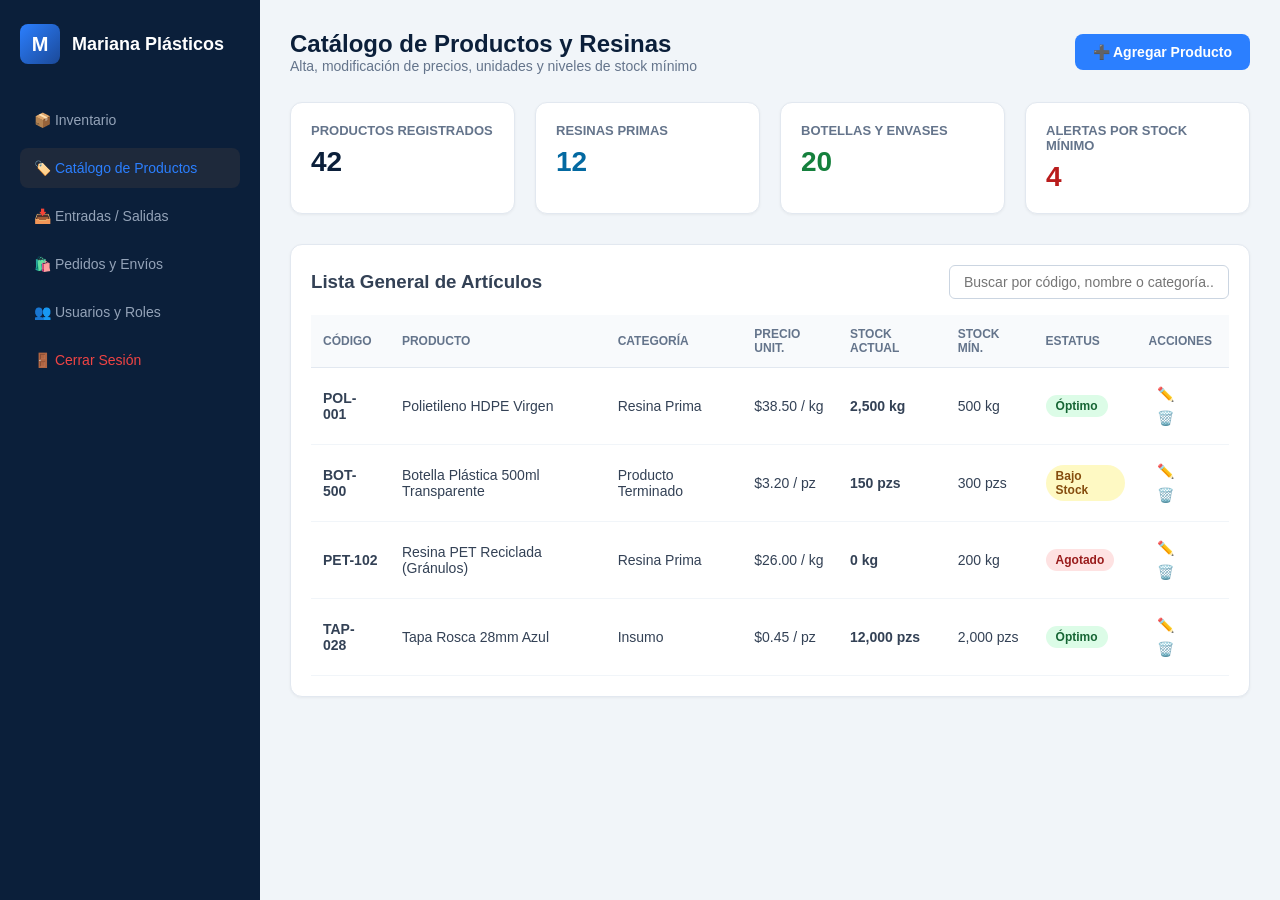
<file: Frontend/productos-crud.html>
<!DOCTYPE html>
<html lang="es">
<head>
  <meta charset="UTF-8">
  <meta name="viewport" content="width=device-width, initial-scale=1.0">
  <title>Mariana Plásticos - Catálogo de Productos</title>
  <style>
    * {
      box-sizing: border-box;
      margin: 0;
      padding: 0;
      font-family: 'Segoe UI', Tahoma, Geneva, Verdana, sans-serif;
    }

    body {
      background-color: #f1f5f9;
      color: #334155;
      display: flex;
      min-height: 100vh;
    }

    /* Sidebar */
    .sidebar {
      width: 260px;
      background-color: #0b1f3a;
      color: white;
      padding: 24px 20px;
      display: flex;
      flex-direction: column;
    }

    .sidebar-brand {
      display: flex;
      align-items: center;
      gap: 12px;
      margin-bottom: 36px;
    }

    .brand-logo-sm {
      width: 40px;
      height: 40px;
      background: linear-gradient(135deg, #2b7fff, #1b4998);
      color: white;
      font-weight: bold;
      font-size: 20px;
      border-radius: 8px;
      display: flex;
      align-items: center;
      justify-content: center;
    }

    .brand-name {
      font-size: 18px;
      font-weight: 700;
    }

    .nav-menu {
      list-style: none;
      display: flex;
      flex-direction: column;
      gap: 8px;
    }

    .nav-link {
      display: flex;
      align-items: center;
      gap: 12px;
      padding: 12px 14px;
      color: #94a3b8;
      text-decoration: none;
      border-radius: 8px;
      font-size: 14px;
      font-weight: 500;
      transition: all 0.2s;
    }

    .nav-link:hover, .nav-link.active {
      background-color: #1e293b;
      color: #2b7fff;
    }

    .logout-btn {
      margin-top: auto;
      color: #ef4444;
    }

    .logout-btn:hover {
      background-color: rgba(239, 68, 68, 0.1);
      color: #ef4444;
    }

    /* Main Content */
    .main-content {
      flex: 1;
      padding: 30px;
      overflow-y: auto;
    }

    .header-bar {
      display: flex;
      justify-content: space-between;
      align-items: center;
      margin-bottom: 28px;
    }

    .header-title h2 {
      font-size: 24px;
      color: #0b1f3a;
    }

    .header-title p {
      font-size: 14px;
      color: #64748b;
    }

    .btn-primary {
      background-color: #2b7fff;
      color: white;
      border: none;
      padding: 10px 18px;
      border-radius: 8px;
      font-size: 14px;
      font-weight: 600;
      cursor: pointer;
      display: flex;
      align-items: center;
      gap: 8px;
      transition: background-color 0.2s;
    }

    .btn-primary:hover {
      background-color: #1a66db;
    }

    /* Metrics Grid */
    .metrics-grid {
      display: grid;
      grid-template-columns: repeat(auto-fit, minmax(200px, 1fr));
      gap: 20px;
      margin-bottom: 30px;
    }

    .metric-card {
      background-color: white;
      padding: 20px;
      border-radius: 12px;
      box-shadow: 0 1px 3px rgba(0,0,0,0.05);
      border: 1px solid #e2e8f0;
    }

    .metric-title {
      font-size: 13px;
      color: #64748b;
      font-weight: 600;
      text-transform: uppercase;
    }

    .metric-value {
      font-size: 28px;
      font-weight: 700;
      color: #0b1f3a;
      margin-top: 8px;
    }

    /* Table Container */
    .table-container {
      background-color: white;
      border-radius: 12px;
      border: 1px solid #e2e8f0;
      box-shadow: 0 1px 3px rgba(0,0,0,0.05);
      padding: 20px;
    }

    .table-header {
      display: flex;
      justify-content: space-between;
      align-items: center;
      margin-bottom: 16px;
    }

    .search-input {
      padding: 8px 14px;
      border: 1px solid #cbd5e1;
      border-radius: 6px;
      font-size: 14px;
      outline: none;
      width: 280px;
    }

    .search-input:focus {
      border-color: #2b7fff;
    }

    table {
      width: 100%;
      border-collapse: collapse;
      text-align: left;
    }

    th {
      background-color: #f8fafc;
      padding: 12px;
      font-size: 12px;
      color: #64748b;
      text-transform: uppercase;
      border-bottom: 1px solid #e2e8f0;
    }

    td {
      padding: 14px 12px;
      border-bottom: 1px solid #f1f5f9;
      font-size: 14px;
    }

    /* Badges */
    .status-badge {
      padding: 4px 10px;
      border-radius: 20px;
      font-size: 12px;
      font-weight: 600;
      display: inline-block;
    }

    .status-ok { background: #dcfce7; color: #166534; }
    .status-low { background: #fef9c3; color: #854d0e; }
    .status-empty { background: #fee2e2; color: #991b1b; }

    /* Action buttons */
    .btn-action {
      background: none;
      border: none;
      cursor: pointer;
      font-size: 14px;
      padding: 4px 8px;
      border-radius: 4px;
      transition: background 0.2s;
    }

    .btn-action:hover {
      background-color: #f1f5f9;
    }

    /* Modal Form */
    .modal-overlay {
      position: fixed;
      top: 0;
      left: 0;
      width: 100%;
      height: 100%;
      background-color: rgba(11, 31, 58, 0.5);
      display: flex;
      align-items: center;
      justify-content: center;
      visibility: hidden;
      opacity: 0;
      transition: all 0.2s ease;
    }

    .modal-overlay.active {
      visibility: visible;
      opacity: 1;
    }

    .modal-card {
      background-color: white;
      border-radius: 12px;
      width: 100%;
      max-width: 560px;
      padding: 24px;
      box-shadow: 0 10px 25px rgba(0,0,0,0.2);
    }

    .modal-header {
      display: flex;
      justify-content: space-between;
      align-items: center;
      margin-bottom: 20px;
    }

    .modal-header h3 {
      font-size: 18px;
      color: #0b1f3a;
    }

    .close-modal {
      background: none;
      border: none;
      font-size: 20px;
      cursor: pointer;
      color: #64748b;
    }

    .form-grid {
      display: grid;
      grid-template-columns: 1fr 1fr;
      gap: 16px;
    }

    .form-group {
      margin-bottom: 12px;
      text-align: left;
    }

    .form-group.full {
      grid-column: span 2;
    }

    .form-group label {
      display: block;
      font-size: 13px;
      font-weight: 600;
      color: #334155;
      margin-bottom: 6px;
    }

    .form-group input, .form-group select, .form-group textarea {
      width: 100%;
      padding: 10px 12px;
      border: 1px solid #cbd5e1;
      border-radius: 8px;
      font-size: 14px;
      outline: none;
    }

    .form-group input:focus, .form-group select:focus, .form-group textarea:focus {
      border-color: #2b7fff;
    }

    .modal-actions {
      display: flex;
      justify-content: flex-end;
      gap: 12px;
      margin-top: 16px;
    }

    .btn-secondary {
      background-color: #e2e8f0;
      color: #475569;
      border: none;
      padding: 10px 16px;
      border-radius: 8px;
      font-weight: 600;
      cursor: pointer;
    }

    .btn-secondary:hover {
      background-color: #cbd5e1;
    }
  </style>
</head>
<body>

  <!-- Navigation Sidebar -->
  <aside class="sidebar">
    <div class="sidebar-brand">
      <div class="brand-logo-sm">M</div>
      <div class="brand-name">Mariana Plásticos</div>
    </div>
    
    <ul class="nav-menu">
      <li><a href="dashboard.html" class="nav-link">📦 Inventario</a></li>
      <li><a href="productos-crud.html" class="nav-link active">🏷️ Catálogo de Productos</a></li>
      <li><a href="movimientos.html" class="nav-link">📥 Entradas / Salidas</a></li>
      <li><a href="#" class="nav-link">🛍️ Pedidos y Envíos</a></li>
      <li><a href="usuarios.html" class="nav-link">👥 Usuarios y Roles</a></li>
      <li><a href="index.html" class="nav-link logout-btn">🚪 Cerrar Sesión</a></li>
    </ul>
  </aside>

  <!-- Main Content -->
  <main class="main-content">
    <header class="header-bar">
      <div class="header-title">
        <h2>Catálogo de Productos y Resinas</h2>
        <p>Alta, modificación de precios, unidades y niveles de stock mínimo</p>
      </div>
      <button class="btn-primary" id="btnOpenModal">
        ➕ Agregar Producto
      </button>
    </header>

    <!-- Summary Metrics -->
    <section class="metrics-grid">
      <div class="metric-card">
        <div class="metric-title">Productos Registrados</div>
        <div class="metric-value">42</div>
      </div>
      <div class="metric-card">
        <div class="metric-title">Resinas Primas</div>
        <div class="metric-value" style="color: #0369a1;">12</div>
      </div>
      <div class="metric-card">
        <div class="metric-title">Botellas y Envases</div>
        <div class="metric-value" style="color: #15803d;">20</div>
      </div>
      <div class="metric-card">
        <div class="metric-title">Alertas por Stock Mínimo</div>
        <div class="metric-value" style="color: #b91c1c;">4</div>
      </div>
    </section>

    <!-- Table Section -->
    <section class="table-container">
      <div class="table-header">
        <h3>Lista General de Artículos</h3>
        <input type="text" id="searchInput" placeholder="Buscar por código, nombre o categoría..." class="search-input">
      </div>

      <table id="productsTable">
        <thead>
          <tr>
            <th>Código</th>
            <th>Producto</th>
            <th>Categoría</th>
            <th>Precio Unit.</th>
            <th>Stock Actual</th>
            <th>Stock Mín.</th>
            <th>Estatus</th>
            <th>Acciones</th>
          </tr>
        </thead>
        <tbody>
          <tr>
            <td><strong>POL-001</strong></td>
            <td>Polietileno HDPE Virgen</td>
            <td>Resina Prima</td>
            <td>$38.50 / kg</td>
            <td><strong>2,500 kg</strong></td>
            <td>500 kg</td>
            <td><span class="status-badge status-ok">Óptimo</span></td>
            <td>
              <button class="btn-action" title="Editar">✏️</button>
              <button class="btn-action" title="Eliminar">🗑️</button>
            </td>
          </tr>
          <tr>
            <td><strong>BOT-500</strong></td>
            <td>Botella Plástica 500ml Transparente</td>
            <td>Producto Terminado</td>
            <td>$3.20 / pz</td>
            <td><strong>150 pzs</strong></td>
            <td>300 pzs</td>
            <td><span class="status-badge status-low">Bajo Stock</span></td>
            <td>
              <button class="btn-action" title="Editar">✏️</button>
              <button class="btn-action" title="Eliminar">🗑️</button>
            </td>
          </tr>
          <tr>
            <td><strong>PET-102</strong></td>
            <td>Resina PET Reciclada (Gránulos)</td>
            <td>Resina Prima</td>
            <td>$26.00 / kg</td>
            <td><strong>0 kg</strong></td>
            <td>200 kg</td>
            <td><span class="status-badge status-empty">Agotado</span></td>
            <td>
              <button class="btn-action" title="Editar">✏️</button>
              <button class="btn-action" title="Eliminar">🗑️</button>
            </td>
          </tr>
          <tr>
            <td><strong>TAP-028</strong></td>
            <td>Tapa Rosca 28mm Azul</td>
            <td>Insumo</td>
            <td>$0.45 / pz</td>
            <td><strong>12,000 pzs</strong></td>
            <td>2,000 pzs</td>
            <td><span class="status-badge status-ok">Óptimo</span></td>
            <td>
              <button class="btn-action" title="Editar">✏️</button>
              <button class="btn-action" title="Eliminar">🗑️</button>
            </td>
          </tr>
        </tbody>
      </table>
    </section>
  </main>

  <!-- Modal Form -->
  <div class="modal-overlay" id="productModal">
    <div class="modal-card">
      <div class="modal-header">
        <h3 id="modalTitle">Alta / Edición de Producto</h3>
        <button class="close-modal" id="btnCloseModal">&times;</button>
      </div>

      <form id="productForm">
        <div class="form-grid">
          <div class="form-group">
            <label for="codigo">Código / SKU</label>
            <input type="text" id="codigo" placeholder="Ej. BOT-1000" required>
          </div>

          <div class="form-group">
            <label for="categoria">Categoría</label>
            <select id="categoria" required>
              <option value="">Seleccionar...</option>
              <option value="Resina Prima">Resina Prima</option>
              <option value="Producto Terminado">Producto Terminado (Botella/Envase)</option>
              <option value="Insumo">Insumo (Tapas/Etiquetas)</option>
            </select>
          </div>

          <div class="form-group full">
            <label for="nombre">Nombre del Producto / Material</label>
            <input type="text" id="nombre" placeholder="Ej. Botella Garrafón 5L con asa" required>
          </div>

          <div class="form-group">
            <label for="precio">Precio Unitario ($)</label>
            <input type="number" id="precio" step="0.01" placeholder="0.00" required>
          </div>

          <div class="form-group">
            <label for="unidad">Unidad de Medida</label>
            <select id="unidad" required>
              <option value="kg">Kilogramos (kg)</option>
              <option value="pzs">Piezas (pzs)</option>
              <option value="lotes">Lote</option>
            </select>
          </div>

          <div class="form-group">
            <label for="stockActual">Stock Inicial</label>
            <input type="number" id="stockActual" placeholder="0" min="0" required>
          </div>

          <div class="form-group">
            <label for="stockMinimo">Stock Mínimo (Alerta)</label>
            <input type="number" id="stockMinimo" placeholder="0" min="0" required>
          </div>

          <div class="form-group full">
            <label for="descripcion">Especificaciones / Descripción Técnica</label>
            <textarea id="descripcion" rows="2" placeholder="Ej. Material HDPE, gramaje 28g, cuello 28mm..."></textarea>
          </div>
        </div>

        <div class="modal-actions">
          <button type="button" class="btn-secondary" id="btnCancel">Cancelar</button>
          <button type="submit" class="btn-primary">Guardar Producto</button>
        </div>
      </form>
    </div>
  </div>

  <script>
    const modal = document.getElementById('productModal');
    const btnOpenModal = document.getElementById('btnOpenModal');
    const btnCloseModal = document.getElementById('btnCloseModal');
    const btnCancel = document.getElementById('btnCancel');
    const productForm = document.getElementById('productForm');

    // Controls
    btnOpenModal.addEventListener('click', () => modal.classList.add('active'));
    const closeModal = () => modal.classList.remove('active');
    btnCloseModal.addEventListener('click', closeModal);
    btnCancel.addEventListener('click', closeModal);

    // Save product logic
    productForm.addEventListener('submit', (e) => {
      e.preventDefault();

      const codigo = document.getElementById('codigo').value;
      const nombre = document.getElementById('nombre').value;
      const categoria = document.getElementById('categoria').value;
      const precio = parseFloat(document.getElementById('precio').value).toFixed(2);
      const unidad = document.getElementById('unidad').value;
      const stockActual = parseInt(document.getElementById('stockActual').value);
      const stockMinimo = parseInt(document.getElementById('stockMinimo').value);

      // Dynamic Badge Calculation
      let badgeClass = 'status-ok';
      let statusText = 'Óptimo';

      if (stockActual === 0) {
        badgeClass = 'status-empty';
        statusText = 'Agotado';
      } else if (stockActual <= stockMinimo) {
        badgeClass = 'status-low';
        statusText = 'Bajo Stock';
      }

      const tbody = document.querySelector('#productsTable tbody');
      const newRow = document.createElement('tr');

      newRow.innerHTML = `
        <td><strong>${codigo}</strong></td>
        <td>${nombre}</td>
        <td>${categoria}</td>
        <td>$${precio} / ${unidad}</td>
        <td><strong>${stockActual} ${unidad}</strong></td>
        <td>${stockMinimo} ${unidad}</td>
        <td><span class="status-badge ${badgeClass}">${statusText}</span></td>
        <td>
          <button class="btn-action" title="Editar">✏️</button>
          <button class="btn-action" title="Eliminar">🗑️</button>
        </td>
      `;

      tbody.appendChild(newRow);

      alert(`Producto ${nombre} (${codigo}) registrado exitosamente.`);
      productForm.reset();
      closeModal();
    });

    // Realtime search filter
    document.getElementById('searchInput').addEventListener('keyup', function() {
      const filter = this.value.toLowerCase();
      const rows = document.querySelectorAll('#productsTable tbody tr');

      rows.forEach(row => {
        const text = row.textContent.toLowerCase();
        row.style.display = text.includes(filter) ? '' : 'none';
      });
    });
  </script>
</body>
</html>
</file>
<file: Frontend/css/styles.css>
:root {
  --white: #FFFFFF;
  --light-blue: #E1EDFA;
  --gray: #64748B;
  --primary: #2563EB;
  --dark: #0F172A;
  --success: #16A34A;
  --warning: #F59E0B;
  --danger: #DC2626;
}

* {
  margin: 0;
  padding: 0;
  box-sizing: border-box;
  font-family: 'Segoe UI', system-ui, -apple-system, sans-serif;
}

body {
  background-color: var(--light-blue);
  color: var(--dark);
  min-height: 100vh;
}

/* ========== LOGIN ========== */
.login-container {
  display: flex;
  justify-content: center;
  align-items: center;
  min-height: 100vh;
  background: linear-gradient(135deg, var(--light-blue) 0%, #c7d7f0 100%);
}

.login-card {
  background: var(--white);
  padding: 2.5rem;
  border-radius: 16px;
  box-shadow: 0 10px 40px rgba(15, 23, 42, 0.12);
  width: 100%;
  max-width: 420px;
  text-align: center;
}

.logo {
  display: flex;
  align-items: center;
  justify-content: center;
  gap: 12px;
  margin-bottom: 1.5rem;
}

.logo-icon {
  width: 52px;
  height: 52px;
  background: var(--primary);
  border-radius: 12px;
  display: flex;
  align-items: center;
  justify-content: center;
  color: white;
  font-size: 28px;
  font-weight: 800;
  position: relative;
}

.logo-icon::after {
  content: '🍃';
  position: absolute;
  right: -6px;
  top: -6px;
  font-size: 16px;
}

.logo-text {
  text-align: left;
}

.logo-text h1 {
  font-size: 1.4rem;
  color: var(--dark);
  font-weight: 700;
}

.logo-text span {
  font-size: 0.85rem;
  color: var(--gray);
}

.login-card h2 {
  margin-bottom: 1.5rem;
  color: var(--dark);
}

.form-group {
  margin-bottom: 1.2rem;
  text-align: left;
}

.form-group label {
  display: block;
  margin-bottom: 0.4rem;
  font-size: 0.9rem;
  color: var(--gray);
  font-weight: 500;
}

.form-group input,
.form-group select,
.form-group textarea {
  width: 100%;
  padding: 0.85rem 1rem;
  border: 1.5px solid #d1d5db;
  border-radius: 10px;
  font-size: 1rem;
  transition: all 0.2s;
  background: white;
}

.form-group input:focus,
.form-group select:focus,
.form-group textarea:focus {
  outline: none;
  border-color: var(--primary);
  box-shadow: 0 0 0 3px rgba(37, 99, 235, 0.15);
}

.btn {
  display: inline-flex;
  align-items: center;
  justify-content: center;
  gap: 8px;
  padding: 0.85rem 1.5rem;
  border: none;
  border-radius: 10px;
  font-size: 1rem;
  font-weight: 600;
  cursor: pointer;
  transition: all 0.2s;
}

.btn-primary {
  background: var(--primary);
  color: white;
}

.btn-primary:hover {
  background: #1d4ed8;
  transform: translateY(-1px);
}

.btn-secondary {
  background: var(--white);
  color: var(--dark);
  border: 1.5px solid #d1d5db;
}

.btn-secondary:hover {
  background: var(--light-blue);
}

.btn-danger {
  background: var(--danger);
  color: white;
}

.btn-danger:hover {
  background: #b91c1c;
}

.btn-sm {
  padding: 0.5rem 1rem;
  font-size: 0.875rem;
}

.btn-full {
  width: 100%;
}

/* ========== APP LAYOUT ========== */
.app {
  display: none;
  min-height: 100vh;
}

.sidebar {
  width: 260px;
  background: var(--dark);
  color: white;
  position: fixed;
  height: 100vh;
  padding: 1.5rem 0;
  display: flex;
  flex-direction: column;
  z-index: 100;
}

.sidebar .logo {
  padding: 0 1.5rem 1.5rem;
  border-bottom: 1px solid rgba(255,255,255,0.1);
  margin-bottom: 1rem;
}

.sidebar .logo-text h1 {
  color: white;
  font-size: 1.1rem;
}

.sidebar .logo-text span {
  color: #94a3b8;
}

/* ===== SIDEBAR COLAPSABLE ===== */
.btn-toggle {
  background: transparent;
  border: none;
  color: #94a3b8;
  font-size: 1.3rem;
  cursor: pointer;
  margin-left: auto;
  padding: 4px 8px;
  border-radius: 6px;
  transition: all 0.2s;
}

.btn-toggle:hover {
  background: rgba(255,255,255,0.1);
  color: white;
}

.sidebar .logo {
  display: flex;
  align-items: center;
  gap: 12px;
  padding: 0 1.2rem 1.5rem;
  border-bottom: 1px solid rgba(255,255,255,0.1);
  margin-bottom: 1rem;
}

.nav-icon {
  font-size: 1.2rem;
  width: 24px;
  text-align: center;
  flex-shrink: 0;
}

.nav-link {
  color: #94a3b8;
}

.nav-link:hover,
.nav-link.active {
  color: white;
}

.nav-text {
  white-space: nowrap;
}

/* Estado colapsado */
.sidebar.collapsed {
  width: 80px;
}

.sidebar.collapsed .logo-text,
.sidebar.collapsed .nav-text,
.sidebar.collapsed .user-details,
.sidebar.collapsed .logout-text {
  display: none;
}

.sidebar.collapsed .nav-link {
  justify-content: center;
  padding: 0.9rem 0;
}

.sidebar.collapsed .btn-toggle {
  margin-left: 0;
}

.sidebar.collapsed + .main-content,
.sidebar.collapsed ~ .main-content {
  margin-left: 80px;
}

/* Ajuste del contenido principal */
.main-content {
  transition: margin-left 0.3s ease;
}

.sidebar {
  transition: width 0.3s ease;
}

/* Iconos del menú */
.nav-icon {
  font-size: 1.25rem;
  width: 24px;
  text-align: center;
  flex-shrink: 0;
}

.nav-text {
  white-space: nowrap;
}

.nav-menu {
  list-style: none;
  flex: 1;
  padding: 0 0.75rem;
}

.nav-item {
  margin-bottom: 0.25rem;
}

.nav-link {
  display: flex;
  align-items: center;
  gap: 12px;
  padding: 0.85rem 1rem;
  color: #94a3b8;
  text-decoration: none;
  border-radius: 10px;
  transition: all 0.2s;
  font-weight: 500;
  cursor: pointer;
}

.nav-link:hover,
.nav-link.active {
  background: rgba(37, 99, 235, 0.2);
  color: white;
}

.nav-link.active {
  background: var(--primary);
}

.user-info {
  padding: 1rem 1.5rem;
  border-top: 1px solid rgba(255,255,255,0.1);
  display: flex;
  flex-direction: column;
  gap: 10px;
}

.user-info-top {
  display: flex;
  align-items: center;
  gap: 12px;
}

.avatar {
  width: 40px;
  height: 40px;
  background: var(--primary);
  border-radius: 50%;
  display: flex;
  align-items: center;
  justify-content: center;
  font-weight: 700;
  flex-shrink: 0;
}

.btn-logout {
  width: 100%;
  padding: 0.6rem;
  background: rgba(220, 38, 38, 0.15);
  color: #fca5a5;
  border: 1px solid rgba(220, 38, 38, 0.3);
  border-radius: 8px;
  font-size: 0.85rem;
  font-weight: 600;
  cursor: pointer;
  transition: all 0.2s;
  display: flex;
  align-items: center;
  justify-content: center;
  gap: 6px;
}

.btn-logout:hover {
  background: rgba(220, 38, 38, 0.3);
  color: white;
}

.main-content {
  margin-left: 260px;
  padding: 1.5rem 2rem;
  min-height: 100vh;
}

.header {
  display: flex;
  justify-content: space-between;
  align-items: center;
  margin-bottom: 2rem;
  background: var(--white);
  padding: 1rem 1.5rem;
  border-radius: 14px;
  box-shadow: 0 2px 10px rgba(15, 23, 42, 0.05);
  flex-wrap: wrap;
  gap: 1rem;
}

.header h2 {
  font-size: 1.5rem;
}

.search-box {
  display: flex;
  align-items: center;
  background: var(--light-blue);
  border-radius: 10px;
  padding: 0.5rem 1rem;
  width: 280px;
}

.search-box input {
  border: none;
  background: transparent;
  outline: none;
  width: 100%;
  margin-left: 8px;
}

/* ========== CARDS ========== */
.cards-grid {
  display: grid;
  grid-template-columns: repeat(auto-fit, minmax(220px, 1fr));
  gap: 1.25rem;
  margin-bottom: 2rem;
}

.card {
  background: var(--white);
  border-radius: 14px;
  padding: 1.5rem;
  box-shadow: 0 2px 12px rgba(15, 23, 42, 0.06);
}

.card-stat {
  display: flex;
  justify-content: space-between;
  align-items: flex-start;
}

.card-stat .value {
  font-size: 1.8rem;
  font-weight: 700;
  color: var(--dark);
}

.card-stat .label {
  color: var(--gray);
  font-size: 0.9rem;
  margin-top: 0.25rem;
}

.card-icon {
  width: 48px;
  height: 48px;
  border-radius: 12px;
  display: flex;
  align-items: center;
  justify-content: center;
  font-size: 1.4rem;
}

.bg-blue { background: rgba(37, 99, 235, 0.12); color: var(--primary); }
.bg-green { background: rgba(22, 163, 74, 0.12); color: var(--success); }
.bg-yellow { background: rgba(245, 158, 11, 0.12); color: var(--warning); }
.bg-red { background: rgba(220, 38, 38, 0.12); color: var(--danger); }

/* ========== TABLE ========== */
.table-container {
  background: var(--white);
  border-radius: 14px;
  overflow: hidden;
  box-shadow: 0 2px 12px rgba(15, 23, 42, 0.06);
}

.table-header {
  display: flex;
  justify-content: space-between;
  align-items: center;
  padding: 1.25rem 1.5rem;
  border-bottom: 1px solid #e5e7eb;
  flex-wrap: wrap;
  gap: 1rem;
}

table {
  width: 100%;
  border-collapse: collapse;
}

th {
  text-align: left;
  padding: 1rem 1.5rem;
  background: var(--light-blue);
  color: var(--gray);
  font-size: 0.85rem;
  font-weight: 600;
  text-transform: uppercase;
  letter-spacing: 0.03em;
}

td {
  padding: 1rem 1.5rem;
  border-bottom: 1px solid #f1f5f9;
  font-size: 0.95rem;
}

tr:hover td {
  background: #f8fafc;
}

.badge {
  display: inline-block;
  padding: 0.25rem 0.75rem;
  border-radius: 999px;
  font-size: 0.8rem;
  font-weight: 600;
}

.badge-success { background: rgba(22, 163, 74, 0.15); color: var(--success); }
.badge-warning { background: rgba(245, 158, 11, 0.15); color: var(--warning); }
.badge-danger { background: rgba(220, 38, 38, 0.15); color: var(--danger); }
.badge-info { background: rgba(37, 99, 235, 0.15); color: var(--primary); }

/* Iconos de las tarjetas del Dashboard */
.card-icon i {
  font-size: 1.5rem;
}

/* Icono de Cerrar sesión */
.btn-logout i {
  font-size: 1rem;
}

/* ========== CHAT IA ========== */
.chat-container {
  display: flex;
  flex-direction: column;
  height: calc(100vh - 180px);
  background: var(--white);
  border-radius: 14px;
  overflow: hidden;
  box-shadow: 0 2px 12px rgba(15, 23, 42, 0.06);
}

.chat-header {
  background: var(--primary);
  color: white;
  padding: 1rem 1.5rem;
  display: flex;
  align-items: center;
  gap: 12px;
}

.chat-messages {
  flex: 1;
  padding: 1.5rem;
  overflow-y: auto;
  background: #f8fafc;
}

.message {
  max-width: 75%;
  margin-bottom: 1rem;
  padding: 0.9rem 1.2rem;
  border-radius: 14px;
  line-height: 1.5;
}

.message.bot {
  background: var(--white);
  border: 1px solid #e2e8f0;
  border-bottom-left-radius: 4px;
}

.message.user {
  background: var(--primary);
  color: white;
  margin-left: auto;
  border-bottom-right-radius: 4px;
}

.chat-input {
  display: flex;
  gap: 10px;
  padding: 1rem 1.5rem;
  border-top: 1px solid #e5e7eb;
  background: var(--white);
}

.chat-input input {
  flex: 1;
  padding: 0.85rem 1.2rem;
  border: 1.5px solid #d1d5db;
  border-radius: 12px;
  font-size: 1rem;
}

.chat-input input:focus {
  outline: none;
  border-color: var(--primary);
}

.suggestions {
  display: flex;
  gap: 8px;
  flex-wrap: wrap;
  margin-bottom: 1rem;
}

.suggestion-btn {
  background: var(--light-blue);
  border: none;
  padding: 0.5rem 1rem;
  border-radius: 999px;
  font-size: 0.85rem;
  color: var(--primary);
  cursor: pointer;
  font-weight: 500;
}

.suggestion-btn:hover {
  background: #c7d7f0;
}

/* ========== UTILS ========== */
.page {
  display: none;
}

.page.active {
  display: block;
}

.actions {
  display: flex;
  gap: 8px;
}

.btn-icon {
  width: 36px;
  height: 36px;
  border-radius: 8px;
  border: none;
  background: var(--light-blue);
  color: var(--primary);
  cursor: pointer;
  display: flex;
  align-items: center;
  justify-content: center;
  font-size: 1rem;
}

.btn-icon:hover {
  background: #c7d7f0;
}

.btn-icon.danger {
  color: var(--danger);
  background: rgba(220, 38, 38, 0.1);
}

.btn-icon.danger:hover {
  background: rgba(220, 38, 38, 0.2);
}

/* ========== MODAL ========== */
.modal-overlay {
  display: none;
  position: fixed;
  inset: 0;
  background: rgba(15, 23, 42, 0.5);
  z-index: 200;
  justify-content: center;
  align-items: center;
  padding: 1rem;
}

.modal-overlay.active {
  display: flex;
}

.modal {
  background: white;
  border-radius: 16px;
  width: 100%;
  max-width: 520px;
  max-height: 90vh;
  overflow-y: auto;
  box-shadow: 0 20px 60px rgba(15, 23, 42, 0.2);
}

.modal-header {
  display: flex;
  justify-content: space-between;
  align-items: center;
  padding: 1.25rem 1.5rem;
  border-bottom: 1px solid #e5e7eb;
}

.modal-header h3 {
  font-size: 1.2rem;
}

.modal-close {
  background: none;
  border: none;
  font-size: 1.5rem;
  cursor: pointer;
  color: var(--gray);
  line-height: 1;
}

.modal-body {
  padding: 1.5rem;
}

.modal-footer {
  display: flex;
  justify-content: flex-end;
  gap: 10px;
  padding: 1rem 1.5rem;
  border-top: 1px solid #e5e7eb;
}

.error-msg {
  color: var(--danger);
  font-size: 0.85rem;
  margin-top: 0.5rem;
  display: none;
}

.login-error {
  background: rgba(220, 38, 38, 0.1);
  color: var(--danger);
  padding: 0.75rem;
  border-radius: 8px;
  margin-bottom: 1rem;
  font-size: 0.9rem;
  display: none;
}

/* Responsive */
@media (max-width: 900px) {
  .sidebar {
    width: 70px;
  }
  .sidebar .logo-text,
  .nav-link span:not(:first-child),
  .user-info-top div:not(.avatar),
  .btn-logout span {
    display: none;
  }
  .main-content {
    margin-left: 70px;
  }
  .nav-link {
    justify-content: center;
  }
  .btn-logout {
    padding: 0.5rem;
  }
  .search-box {
    width: 100%;
  }
}

/* Pedido con múltiples productos */

.pedido-lineas { display: flex; flex-direction: column; gap: .65rem; }
.pedido-linea { display: grid; grid-template-columns: minmax(0, 1fr) 105px 36px; gap: .5rem; align-items: center; }
.pedido-linea select, .pedido-linea input { width: 100%; min-width: 0; padding: .7rem; border: 1px solid #d1d5db; border-radius: 8px; background: #fff; color: #1f2937; }
@media (max-width: 520px) { .pedido-linea { grid-template-columns: minmax(0, 1fr) 78px 32px; gap: .35rem; } }

/* ===== ESTADOS DE PEDIDO Y BOTÓN IA ===== */
.badge.estado-enviado {
  background: rgba(245, 158, 11, 0.15);
  color: var(--warning);
}
.badge.estado-entregado {
  background: rgba(22, 163, 74, 0.15);
  color: var(--success);
}

.btn-icon.btn-success {
  background: var(--success);
  color: white;
  border: none;
}
.btn-icon.btn-success:hover {
  background: #15803d;
}

.btn-entregar-ia {
    background: #10b981;
    color: white;
    border: none;
    padding: 6px 10px;
    border-radius: 6px;
    cursor: pointer;
    font-size: 16px;
}
.btn-entregar-ia:hover {
    background: #059669;
}

.campo-busqueda-inline {
  position: relative;
  flex: 1;
  min-width: 220px;
}

.campo-busqueda-inline input[type="text"] {
  width: 100%;
  padding: 0.5rem;
  border: 1px solid #ccc;
  border-radius: 4px;
}

.lista-sugerencias {
  position: absolute;
  top: 100%;
  left: 0;
  right: 0;
  background: white;
  border: 1px solid #ddd;
  border-top: none;
  max-height: 240px;
  overflow-y: auto;
  z-index: 200;
  border-radius: 0 0 6px 6px;
  box-shadow: 0 4px 10px rgba(0,0,0,0.15);
}

.item-sugerencia {
  padding: 0.7rem 1rem;
  cursor: pointer;
  border-bottom: 1px solid #f5f5f5;
}

.item-sugerencia:hover {
  background: #eaf4ff;
}

.sku {
  font-size: 0.8rem;
  color: #666;
}

.pedido-linea {
  display: flex;
  gap: 0.5rem;
  align-items: center;
  margin-bottom: 0.6rem;
  flex-wrap: wrap;
}

.pedido-linea input[type="number"] {
  width: 75px;
  padding: 0.5rem;
  border: 1px solid #ccc;
  border-radius: 4px;
}

/* ===== BUSQUEDA DE CLIENTE EN MODAL PEDIDO ===== */
.campo-busqueda {
  position: relative;
  width: 100%;
}

.campo-busqueda input {
  width: 100%;
}

.lista-sugerencias {
  position: absolute;
  top: 100%;
  left: 0;
  right: 0;
  background: #ffffff;
  border: 1.5px solid #d1d5db;
  border-top: none;
  max-height: 240px;
  overflow-y: auto;
  z-index: 9999; /* ¡Muy importante! Por encima del modal */
  border-radius: 0 0 10px 10px;
  box-shadow: 0 6px 20px rgba(15, 23, 42, 0.12);
  margin-top: 0;
}

.item-sugerencia {
  padding: 12px 16px;
  cursor: pointer;
  border-bottom: 1px solid #f1f5f9;
  transition: background-color 0.15s ease;
}

.item-sugerencia:last-child {
  border-bottom: none;
}

.item-sugerencia:hover {
  background-color: #eff6ff;
}

.item-sugerencia strong {
  display: block;
  color: var(--dark);
  font-size: 0.95rem;
}

.item-sugerencia .sku {
  font-size: 0.8rem;
  color: var(--gray);
  margin-top: 2px;
}
</file>
